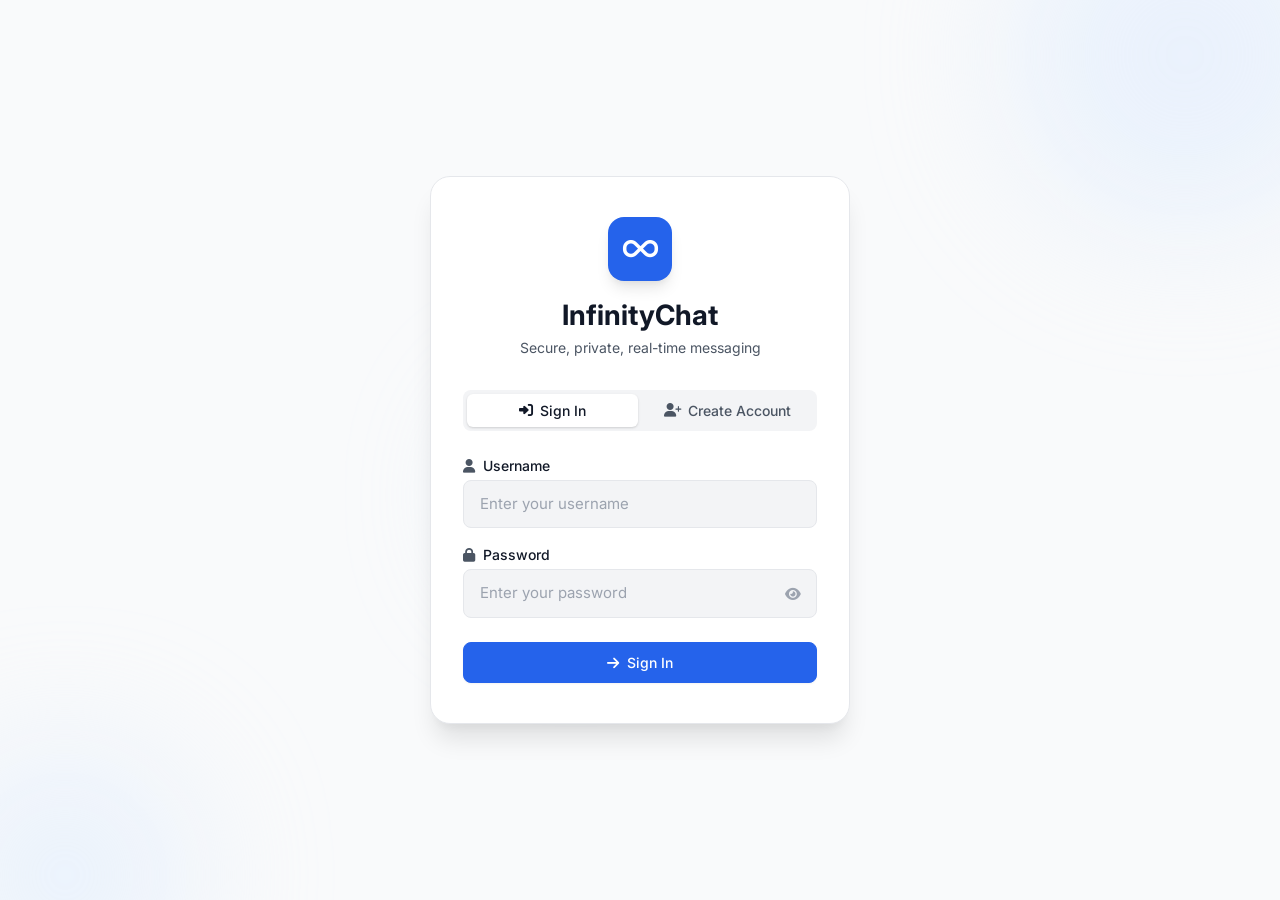
<file: static/index.html>
<!DOCTYPE html>
<html lang="en">
<head>
    <meta charset="UTF-8">
    <meta name="viewport" content="width=device-width, initial-scale=1.0, maximum-scale=1.0, user-scalable=no">
    <title>InfinityChat</title>
    <meta name="theme-color" content="#2563EB">
    <link rel="stylesheet" href="https://cdnjs.cloudflare.com/ajax/libs/font-awesome/6.5.1/css/all.min.css">
    <link rel="preconnect" href="https://fonts.googleapis.com">
    <link rel="preconnect" href="https://fonts.gstatic.com" crossorigin>
    <link href="https://fonts.googleapis.com/css2?family=Inter:wght@400;500;600;700&display=swap" rel="stylesheet">
    <link rel="stylesheet" href="/static/style.css?v=11">
</head>
<body>
    <div id="auth-screen" class="screen active">
        <div class="auth-bg">
            <div class="auth-bg-circle auth-bg-circle-1"></div>
            <div class="auth-bg-circle auth-bg-circle-2"></div>
            <div class="auth-bg-circle auth-bg-circle-3"></div>
        </div>
        <div class="auth-container">
            <div class="auth-header">
                <div class="auth-logo"><i class="fas fa-infinity"></i></div>
                <h1 class="auth-title">InfinityChat</h1>
                <p class="auth-subtitle">Secure, private, real-time messaging</p>
            </div>
            <div class="auth-tabs">
                <button class="auth-tab active" data-tab="login">
                    <i class="fas fa-sign-in-alt"></i> Sign In
                </button>
                <button class="auth-tab" data-tab="signup">
                    <i class="fas fa-user-plus"></i> Create Account
                </button>
            </div>
            <form id="login-form" class="auth-form active">
                <div class="form-group">
                    <label for="login-username"><i class="fas fa-user"></i> Username</label>
                    <div class="input-wrapper">
                        <input type="text" id="login-username" class="form-input"
                               placeholder="Enter your username" required
                               autocomplete="username" spellcheck="false">
                    </div>
                </div>
                <div class="form-group">
                    <label for="login-password"><i class="fas fa-lock"></i> Password</label>
                    <div class="input-wrapper">
                        <input type="password" id="login-password" class="form-input"
                               placeholder="Enter your password" required
                               autocomplete="current-password">
                        <button type="button" class="input-toggle" data-toggle="login-password">
                            <i class="fas fa-eye"></i>
                        </button>
                    </div>
                </div>
                <button type="submit" class="btn btn-primary btn-block">
                    <i class="fas fa-arrow-right"></i> Sign In
                </button>
            </form>
            <form id="signup-form" class="auth-form">
                <div class="form-group">
                    <label for="signup-username"><i class="fas fa-user"></i> Username</label>
                    <div class="input-wrapper">
                        <input type="text" id="signup-username" class="form-input"
                               placeholder="Choose a username" required
                               minlength="3" maxlength="30"
                               pattern="[a-zA-Z0-9_]+" autocomplete="off" spellcheck="false">
                    </div>
                    <small class="form-hint">3-30 characters, letters, numbers, underscores</small>
                </div>
                <div class="form-group">
                    <label for="signup-display"><i class="fas fa-id-card"></i> Display Name</label>
                    <div class="input-wrapper">
                        <input type="text" id="signup-display" class="form-input"
                               placeholder="Your display name (optional)"
                               maxlength="50" autocomplete="off">
                    </div>
                </div>
                <div class="form-group">
                    <label for="signup-password"><i class="fas fa-lock"></i> Password</label>
                    <div class="input-wrapper">
                        <input type="password" id="signup-password" class="form-input"
                               placeholder="Create a password" required
                               minlength="6" autocomplete="new-password">
                        <button type="button" class="input-toggle" data-toggle="signup-password">
                            <i class="fas fa-eye"></i>
                        </button>
                    </div>
                    <small class="form-hint">At least 6 characters</small>
                </div>
                <div class="password-strength">
                    <div class="strength-bar">
                        <div id="strength-fill" class="strength-fill"></div>
                    </div>
                    <span id="strength-text" class="strength-text"></span>
                </div>
                <button type="submit" class="btn btn-primary btn-block">
                    <i class="fas fa-user-plus"></i> Create Account
                </button>
            </form>
            <div id="auth-error" class="alert alert-error">
                <i class="fas fa-exclamation-circle"></i>
                <span id="auth-error-text"></span>
            </div>
            <div id="auth-loading" class="auth-loading hidden">
                <div class="spinner"></div>
                <span>Please wait...</span>
            </div>
        </div>
    </div>

    <div id="chat-screen" class="screen">
        <div class="app-layout">

            <!-- ================= SIDEBAR / CONVERSATION LIST ================= -->
            <div id="sidebar-backdrop" class="sidebar-backdrop hidden"></div>
            <aside id="sidebar" class="sidebar">
                <div class="sidebar-header">
                    <div class="sidebar-brand">
                        <div class="auth-logo sidebar-logo"><i class="fas fa-infinity"></i></div>
                        <span class="sidebar-brand-name">InfinityChat</span>
                    </div>
                    <button id="sidebar-close-btn" class="btn-icon sidebar-close" aria-label="Close menu">
                        <i class="fas fa-times"></i>
                    </button>
                </div>

                <div class="sidebar-me">
                    <div class="me-avatar-wrap">
                        <img id="sb-me-avatar" class="me-avatar hidden" alt="My avatar">
                        <div id="sb-me-avatar-ph" class="me-avatar-ph"><i class="fas fa-user"></i></div>
                    </div>
                    <div class="me-info">
                        <div id="sb-me-name" class="me-name">…</div>
                        <div class="me-status"><span class="status-dot online"></span><span>Online</span></div>
                    </div>
                    <button id="me-settings-btn" class="btn-icon btn-icon-sm" aria-label="Settings" title="Settings">
                        <i class="fas fa-cog"></i>
                    </button>
                </div>

                <nav id="conv-list" class="conv-list" aria-label="Conversations"></nav>

                <div class="sidebar-footer">
                    <button id="sidebar-logout-btn" class="btn btn-ghost btn-block">
                        <i class="fas fa-sign-out-alt"></i> Log out
                    </button>
                </div>
            </aside>

            <!-- ================= MAIN CHAT COLUMN ================= -->
            <main class="chat-main">
                <header class="chat-header">
                    <div class="header-section header-left">
                        <button id="sidebar-open-btn" class="btn-icon sidebar-open" aria-label="Open conversations">
                            <i class="fas fa-bars"></i>
                        </button>
                        <div class="conv-avatar-wrap">
                            <img id="conv-avatar" class="conv-avatar-img hidden" alt="Conversation avatar">
                            <div id="conv-avatar-ph" class="conv-avatar-ph"><i class="fas fa-globe"></i></div>
                            <span id="conv-presence-dot" class="presence-dot hidden"></span>
                        </div>
                        <div class="header-info">
                            <h2 class="header-name" id="conv-title">Global Chat</h2>
                            <span class="header-status" id="conv-subtitle"><span class="status-dot online"></span> Online</span>
                        </div>
                    </div>
                    <div class="header-section header-right">
                        <button id="private-chat-btn" class="btn-icon" aria-label="New private chat" title="New private chat">
                            <i class="fas fa-user-plus"></i>
                        </button>
                        <button id="group-btn" class="btn-icon" aria-label="New group chat" title="New group chat">
                            <i class="fas fa-people-group"></i>
                        </button>
                        <button id="online-btn" class="btn-icon" aria-label="Online users" title="Online users">
                            <i class="fas fa-users"></i>
                            <span id="online-badge" class="badge hidden">0</span>
                        </button>
                        <button id="conv-options-btn" class="btn-icon" aria-label="Chat options" title="Chat options">
                            <i class="fas fa-ellipsis-h"></i>
                        </button>
                        <button id="social-btn" class="btn-icon" aria-label="Social feed" title="Social feed">
                            <i class="fas fa-hashtag"></i>
                        </button>
                        <button id="settings-btn" class="btn-icon" aria-label="Settings" title="Settings">
                            <i class="fas fa-cog"></i>
                        </button>
                        <button id="logout-btn" class="btn-icon" aria-label="Logout" title="Log out">
                            <i class="fas fa-sign-out-alt"></i>
                        </button>
                    </div>
                </header>

                <div id="connection-status" class="connection-status">
                    <i class="fas fa-wifi"></i>
                    <span id="connection-text">Connecting...</span>
                </div>

                <div id="messages-container" class="messages-container">
                    <div id="messages-scroll" class="messages-scroll">
                        <div id="load-more" class="load-more">
                            <button id="load-older-btn" class="btn btn-ghost hidden">
                                <i class="fas fa-chevron-up"></i> Load older messages
                            </button>
                        </div>
                        <div id="messages-list" class="messages-list">
                            <div id="empty-state" class="empty-state">
                                <div id="empty-icon" class="empty-icon"><i class="fas fa-comments"></i></div>
                                <h3 id="empty-title">No messages yet</h3>
                                <p id="empty-sub">Start the conversation below</p>
                            </div>
                        </div>
                    </div>
                    <button id="scroll-bottom-btn" class="scroll-bottom-btn hidden">
                        <i class="fas fa-chevron-down"></i>
                    </button>
                    <div id="latest-message-bar" class="latest-message-bar hidden">
                        <div class="lmb-avatar" id="lmb-avatar"></div>
                        <span class="lmb-name" id="lmb-name"></span>
                        <span class="lmb-text" id="lmb-text"></span>
                    </div>
                </div>

                <div id="typing-indicator" class="typing-indicator hidden">
                    <div class="typing-dots">
                        <span class="typing-dot"></span>
                        <span class="typing-dot"></span>
                        <span class="typing-dot"></span>
                    </div>
                    <span id="typing-text" class="typing-text"></span>
                </div>

                <div id="reply-preview" class="reply-preview hidden">
                    <div class="reply-bar">
                        <i class="fas fa-reply reply-icon"></i>
                        <div class="reply-content">
                            <span class="reply-label">Replying to <strong id="reply-user"></strong></span>
                            <span id="reply-text" class="reply-text"></span>
                        </div>
                        <button id="cancel-reply" class="btn-icon btn-icon-sm">
                            <i class="fas fa-times"></i>
                        </button>
                    </div>
                </div>

                <div class="compose-area">
                    <div id="upload-preview" class="upload-preview hidden">
                        <div class="upload-info">
                            <i id="upload-icon" class="fas fa-file-alt"></i>
                            <div class="upload-text">
                                <span id="upload-filename"></span>
                                <span id="upload-size" class="upload-size"></span>
                            </div>
                        </div>
                        <button id="cancel-upload" class="btn-icon btn-icon-sm">
                            <i class="fas fa-times"></i>
                        </button>
                    </div>
                    <form id="compose-form" class="compose-form">
                        <div class="compose-tools">
                            <button type="button" id="attach-btn" class="btn-icon" aria-label="Attach file" title="Attach file">
                                <i class="fas fa-paperclip"></i>
                            </button>
                            <button type="button" id="emoji-btn" class="btn-icon" aria-label="Emoji" title="Emoji">
                                <i class="fas fa-smile"></i>
                            </button>
                        </div>
                        <input type="file" id="file-input"
                               accept="image/*,video/*,audio/*,.pdf,.doc,.docx,.txt,.zip"
                               style="display:none">
                        <div class="input-area">
                            <textarea id="message-input" class="message-input"
                                      placeholder="Type a message...  (Paste or drop images too)" rows="1"
                                      maxlength="10000"></textarea>
                        </div>
                        <button type="submit" id="send-btn" class="btn btn-send" disabled>
                            <i class="fas fa-paper-plane"></i>
                        </button>
                    </form>
                    <div id="upload-progress" class="upload-progress hidden">
                        <div class="progress-track">
                            <div id="progress-fill" class="progress-fill" style="width:0%"></div>
                        </div>
                        <span id="progress-text" class="progress-text">0%</span>
                    </div>
                </div>
            </main>
        </div>
        <div id="drop-overlay" class="drop-overlay hidden">
            <i class="fas fa-cloud-upload-alt"></i>
            <span>Drop files to attach</span>
        </div>
    </div>

    <!-- ================= SOCIAL / TWITTER-LIKE PAGE ================= -->
    <div id="social-screen" class="screen">
        <div class="social-app">
            <header class="social-topbar">
                <button id="social-back-btn" class="btn-icon" aria-label="Back to chat" title="Back to chat">
                    <i class="fas fa-arrow-left"></i>
                </button>
                <div class="social-topbar-title">
                    <strong id="social-page-title">Home</strong>
                    <span id="social-page-sub">Posts from people you follow</span>
                </div>
                <div class="social-topbar-search">
                    <i class="fas fa-search"></i>
                    <input id="social-search-input" type="search" placeholder="Search posts or people" autocomplete="off">
                    <button id="social-search-clear" class="btn-icon btn-icon-sm hidden" aria-label="Clear search">
                        <i class="fas fa-times"></i>
                    </button>
                </div>
                <button id="social-settings-btn" class="btn-icon" aria-label="Social settings" title="Social settings">
                    <i class="fas fa-sliders"></i>
                </button>
            </header>

            <div class="social-body">
                <aside class="social-nav">
                    <div class="social-nav-user">
                        <div class="user-avatar social-nav-avatar">
                            <img id="social-me-avatar" class="hidden" alt="me">
                            <span id="social-me-avatar-ph" class="social-nav-initial"></span>
                        </div>
                        <div class="social-nav-userinfo">
                            <strong id="social-me-name">…</strong>
                            <span id="social-me-username" class="text-secondary">@…</span>
                        </div>
                    </div>
                    <nav class="social-nav-links">
                        <button class="social-nav-link active" data-social-view="home">
                            <i class="fas fa-home"></i><span>Home</span>
                        </button>
                        <button class="social-nav-link" data-social-view="explore">
                            <i class="fas fa-compass"></i><span>Explore</span>
                        </button>
                        <button class="social-nav-link" data-social-view="notifications">
                            <i class="fas fa-bell"></i><span>Notifications</span>
                            <span id="social-unread-badge" class="badge hidden">0</span>
                        </button>
                        <button class="social-nav-link" data-social-view="bookmarks">
                            <i class="fas fa-bookmark"></i><span>Bookmarks</span>
                        </button>
                        <button class="social-nav-link" data-social-view="profile">
                            <i class="fas fa-user-circle"></i><span>My Profile</span>
                        </button>
                    </nav>
                    <button id="social-compose-nav-btn" class="btn btn-primary btn-block social-compose-btn">
                        <i class="fas fa-feather"></i> Post
                    </button>
                    <div class="social-nav-footer">
                        <button id="social-logout-btn" class="btn btn-ghost btn-block">
                            <i class="fas fa-sign-out-alt"></i> Log out
                        </button>
                    </div>
                </aside>

                <main class="social-main">
                    <div id="social-compose" class="social-compose">
                        <div class="user-avatar">
                            <img id="social-compose-avatar" class="hidden" alt="me">
                            <span id="social-compose-avatar-ph"></span>
                        </div>
                        <div class="social-compose-main">
                            <textarea id="social-post-input" class="social-post-input"
                                      placeholder="What is happening?!"
                                      maxlength="28000" rows="2"></textarea>
                            <div class="social-compose-tools">
                                <label class="btn-icon" title="Upload media" for="social-media-input">
                                    <i class="fas fa-image"></i>
                                </label>
                                <label class="btn-icon" title="Emoji" for="social-post-emoji">
                                    <i class="fas fa-smile"></i>
                                </label>
                                <span id="social-post-count" class="social-post-count"></span>
                                <button id="social-post-btn" class="btn btn-primary btn-sm" disabled>
                                    <i class="fas fa-feather"></i> Post
                                </button>
                            </div>
                            <div id="social-media-preview" class="social-media-preview hidden"></div>
                            <div id="social-upload-progress" class="social-upload-progress hidden">
                                <div class="social-progress-track"><div class="social-progress-fill" style="width:0%"></div></div>
                                <span>Uploading…</span>
                            </div>
                        </div>
                    </div>
                    <div id="social-feed" class="social-feed">
                        <div class="social-feed-empty hidden">
                            <i class="fas fa-feather"></i>
                            <h3>Nothing here yet</h3>
                            <p>Follow people or make the first post.</p>
                        </div>
                    </div>
                    <div id="social-loading" class="social-loading hidden"><div class="spinner"></div></div>
                </main>

                <aside class="social-rail">
                    <section class="social-card social-trending">
                        <h3><i class="fas fa-fire"></i> Trending</h3>
                        <div id="social-trending-list" class="social-trending-list"></div>
                    </section>
                    <section class="social-card social-suggest">
                        <h3><i class="fas fa-user-plus"></i> Who to follow</h3>
                        <div id="social-suggest-list" class="social-suggest-list"></div>
                    </section>
                </aside>
            </div>

            <!-- Hidden inputs for composer media and emoji -->
            <input type="file" id="social-media-input" class="hidden" multiple accept="image/*,video/*" style="display:none">
            <input type="text" id="social-post-emoji" class="hidden" style="display:none">
        </div>
    </div>

    <!-- Compose / reply / quote modal -->
    <div id="social-compose-modal" class="modal hidden">
        <div class="modal-backdrop" data-close="social-compose-modal"></div>
        <div class="modal-container modal-md">
            <div class="modal-header">
                <h2 id="social-compose-modal-title"><i class="fas fa-feather"></i> Compose</h2>
                <button class="btn-icon" data-close="social-compose-modal"><i class="fas fa-times"></i></button>
            </div>
            <div class="modal-body">
                <div id="social-compose-modal-context" class="social-reply-context hidden"></div>
                <textarea id="social-compose-modal-input" class="social-post-input"
                          placeholder="What is happening?!" maxlength="28000" rows="5"></textarea>
                <div id="social-compose-modal-media-preview" class="social-media-preview hidden"></div>
                <div id="social-compose-modal-progress" class="social-upload-progress hidden">
                    <div class="social-progress-track"><div class="social-progress-fill" style="width:0%"></div></div>
                    <span>Uploading…</span>
                </div>
                <div class="social-compose-tools">
                    <label class="btn-icon" title="Upload media" for="social-compose-modal-media">
                        <i class="fas fa-image"></i>
                    </label>
                    <span id="social-compose-modal-count" class="social-post-count"></span>
                    <button id="social-compose-modal-submit" class="btn btn-primary btn-sm">
                        <i class="fas fa-feather"></i> Post
                    </button>
                </div>
                <input type="file" id="social-compose-modal-media" class="hidden" multiple
                       accept="image/*,video/*" style="display:none">
            </div>
        </div>
    </div>

    <!-- Social settings modal -->
    <div id="social-settings-modal" class="modal hidden">
        <div class="modal-backdrop" data-close="social-settings-modal"></div>
        <div class="modal-container modal-sm">
            <div class="modal-header">
                <h2><i class="fas fa-sliders"></i> Social Settings</h2>
                <button class="btn-icon" data-close="social-settings-modal"><i class="fas fa-times"></i></button>
            </div>
            <div class="modal-body">
                <div class="settings-toggle-row">
                    <div><label for="social-setting-autoplay">Autoplay media</label><div class="toggle-hint">Play videos automatically in your feed</div></div>
                    <label class="toggle-switch"><input type="checkbox" id="social-setting-autoplay"><span class="toggle-slider"></span></label>
                </div>
                <div class="settings-toggle-row">
                    <div><label for="social-setting-muted">Mute videos by default</label><div class="toggle-hint">Start videos muted when autoplaying</div></div>
                    <label class="toggle-switch"><input type="checkbox" id="social-setting-muted" checked><span class="toggle-slider"></span></label>
                </div>
                <div class="settings-toggle-row">
                    <div><label for="social-setting-hide-reposts">Hide reposts</label><div class="toggle-hint">Remove reposts from Home</div></div>
                    <label class="toggle-switch"><input type="checkbox" id="social-setting-hide-reposts"><span class="toggle-slider"></span></label>
                </div>
                <div class="settings-toggle-row">
                    <div><label for="social-setting-compact">Compact posts</label><div class="toggle-hint">Show more posts with smaller cards</div></div>
                    <label class="toggle-switch"><input type="checkbox" id="social-setting-compact"><span class="toggle-slider"></span></label>
                </div>
                <div class="settings-toggle-row">
                    <div><label for="social-setting-live">Live refresh</label><div class="toggle-hint">Automatically refresh the feed</div></div>
                    <label class="toggle-switch"><input type="checkbox" id="social-setting-live" checked><span class="toggle-slider"></span></label>
                </div>
                <div class="settings-toggle-row">
                    <div><label for="social-setting-badges">Notification badge</label><div class="toggle-hint">Show unread notification count</div></div>
                    <label class="toggle-switch"><input type="checkbox" id="social-setting-badges" checked><span class="toggle-slider"></span></label>
                </div>
                <div class="form-group" style="margin-top:1rem">
                    <label for="social-setting-default">Default feed</label>
                    <div class="input-wrapper">
                        <select id="social-setting-default" class="form-input">
                            <option value="home">Home</option>
                            <option value="explore">Explore</option>
                        </select>
                    </div>
                </div>
            </div>
            <div class="modal-footer">
                <button class="btn btn-ghost" data-close="social-settings-modal">Cancel</button>
                <button id="social-settings-save" class="btn btn-primary"><i class="fas fa-check"></i> Save</button>
            </div>
        </div>
    </div>

    <!-- Backups are managed from the separate /admin console. -->

    <!-- Settings Modal -->
    <div id="settings-modal" class="modal hidden">
        <div class="modal-backdrop" data-close="settings-modal"></div>
        <div class="modal-container">
            <div class="modal-header">
                <h2><i class="fas fa-cog"></i> Settings</h2>
                <button class="btn-icon" data-close="settings-modal">
                    <i class="fas fa-times"></i>
                </button>
            </div>
            <div class="modal-body">
                <section class="settings-section">
                    <h3>Profile</h3>
                    <div class="avatar-section">
                        <div id="settings-avatar-preview" class="settings-avatar">
                            <i class="fas fa-user-circle"></i>
                        </div>
                        <img id="settings-avatar-img" class="settings-avatar-img hidden" alt="Avatar">
                        <button id="avatar-upload-btn" class="btn btn-secondary btn-sm">
                            <i class="fas fa-camera"></i> Change Photo
                        </button>
                        <input type="file" id="avatar-input" accept="image/png,image/jpeg,image/gif,image/webp" style="display:none">
                    </div>
                    <div class="form-group">
                        <label for="settings-display-name">Display Name</label>
                        <div class="input-wrapper">
                            <input type="text" id="settings-display-name" class="form-input" maxlength="50">
                        </div>
                    </div>
                    <div class="form-group">
                        <label for="settings-username">
                            Username <span class="label-hint">(cannot be changed)</span>
                        </label>
                        <div class="input-wrapper">
                            <input type="text" id="settings-username" class="form-input" disabled>
                        </div>
                    </div>
                    <div class="form-group">
                        <label for="settings-bio">Bio <span class="label-hint">(shown on your social profile)</span></label>
                        <div class="input-wrapper">
                            <textarea id="settings-bio" class="form-input" maxlength="200" rows="2" placeholder="Tell people about yourself"></textarea>
                        </div>
                    </div>
                    <div class="form-group">
                        <label for="settings-location">Location</label>
                        <div class="input-wrapper">
                            <input type="text" id="settings-location" class="form-input" maxlength="80" placeholder="City, region">
                        </div>
                    </div>
                    <div class="form-group">
                        <label for="settings-website">Website</label>
                        <div class="input-wrapper">
                            <input type="text" id="settings-website" class="form-input" maxlength="160" placeholder="https://example.com">
                        </div>
                    </div>
                </section>

                <section class="settings-section">
                    <h3>Account</h3>
                    <div class="form-group">
                        <label for="pw-current">Current password</label>
                        <div class="input-wrapper">
                            <input type="password" id="pw-current" class="form-input"
                                   autocomplete="current-password" placeholder="••••••••">
                            <button type="button" class="input-toggle" data-toggle="pw-current">
                                <i class="fas fa-eye"></i>
                            </button>
                        </div>
                    </div>
                    <div class="form-group">
                        <label for="pw-new">New password</label>
                        <div class="input-wrapper">
                            <input type="password" id="pw-new" class="form-input" minlength="6"
                                   autocomplete="new-password" placeholder="At least 6 characters">
                            <button type="button" class="input-toggle" data-toggle="pw-new">
                                <i class="fas fa-eye"></i>
                            </button>
                        </div>
                    </div>
                    <button id="pw-change-btn" class="btn btn-secondary btn-sm">
                        <i class="fas fa-key"></i> Change Password
                    </button>
                    <span id="pw-msg" class="form-hint"></span>
                </section>

                <section class="settings-section">
                    <h3>Privacy</h3>
                    <button id="refresh-blocks-btn" class="btn btn-secondary btn-sm">
                        <i class="fas fa-ban"></i> Refresh Blocked Users
                    </button>
                    <div id="blocked-users-list" class="blocked-users-list"></div>
                </section>

                <section class="settings-section">
                    <h3>Appearance</h3>
                    <div class="form-group">
                        <label>Theme</label>
                        <div class="theme-selector">
                            <button class="theme-option active" data-theme="light">
                                <div class="theme-preview theme-preview-light">
                                    <div class="theme-preview-header"></div>
                                    <div class="theme-preview-body">
                                        <div class="theme-preview-message self"></div>
                                        <div class="theme-preview-message other"></div>
                                    </div>
                                </div>
                                <span>Light</span>
                            </button>
                            <button class="theme-option" data-theme="dark">
                                <div class="theme-preview theme-preview-dark">
                                    <div class="theme-preview-header"></div>
                                    <div class="theme-preview-body">
                                        <div class="theme-preview-message self"></div>
                                        <div class="theme-preview-message other"></div>
                                    </div>
                                </div>
                                <span>Dark</span>
                            </button>
                            <button class="theme-option" data-theme="custom">
                                <div class="theme-preview theme-preview-custom">
                                    <div class="theme-preview-header"></div>
                                    <div class="theme-preview-body">
                                        <div class="theme-preview-message self"></div>
                                        <div class="theme-preview-message other"></div>
                                    </div>
                                </div>
                                <span>Custom</span>
                            </button>
                            <button class="theme-option" data-theme="midnight">
                                <div class="theme-preview theme-preview-midnight">
                                    <div class="theme-preview-header"></div>
                                    <div class="theme-preview-body">
                                        <div class="theme-preview-message self"></div>
                                        <div class="theme-preview-message other"></div>
                                    </div>
                                </div>
                                <span>Midnight</span>
                            </button>
                            <button class="theme-option" data-theme="ocean">
                                <div class="theme-preview theme-preview-ocean">
                                    <div class="theme-preview-header"></div>
                                    <div class="theme-preview-body">
                                        <div class="theme-preview-message self"></div>
                                        <div class="theme-preview-message other"></div>
                                    </div>
                                </div>
                                <span>Ocean</span>
                            </button>
                            <button class="theme-option" data-theme="sunset">
                                <div class="theme-preview theme-preview-sunset">
                                    <div class="theme-preview-header"></div>
                                    <div class="theme-preview-body">
                                        <div class="theme-preview-message self"></div>
                                        <div class="theme-preview-message other"></div>
                                    </div>
                                </div>
                                <span>Sunset</span>
                            </button>
                        </div>
                    </div>
                    <div id="custom-theme-settings" class="custom-theme-section hidden">
                        <div class="color-picker-row">
                            <div class="color-picker-group">
                                <label>Your Messages</label>
                                <div class="color-input-wrapper">
                                    <input type="color" id="custom-self-color" value="#2563EB">
                                    <span class="color-hex" id="self-color-hex">#2563EB</span>
                                </div>
                            </div>
                            <div class="color-picker-group">
                                <label>Their Messages</label>
                                <div class="color-input-wrapper">
                                    <input type="color" id="custom-other-color" value="#F3F4F6">
                                    <span class="color-hex" id="other-color-hex">#F3F4F6</span>
                                </div>
                            </div>
                            <div class="color-picker-group">
                                <label>Text Color</label>
                                <div class="color-input-wrapper">
                                    <input type="color" id="custom-text-color" value="#111827">
                                    <span class="color-hex" id="text-color-hex">#111827</span>
                                </div>
                            </div>
                        </div>
                    </div>
                </section>

                <section class="settings-section">
                    <h3>Behaviour</h3>
                    <div class="settings-toggle-row">
                        <div>
                            <label for="toggle-autoscroll">Auto-scroll to bottom</label>
                            <div class="toggle-hint">Automatically scroll down when new messages arrive</div>
                        </div>
                        <label class="toggle-switch">
                            <input type="checkbox" id="toggle-autoscroll">
                            <span class="toggle-slider"></span>
                        </label>
                    </div>
                    <div class="settings-toggle-row">
                        <div>
                            <label for="toggle-scroll-btn">Show scroll-to-bottom button</label>
                            <div class="toggle-hint">Show arrow button when not at bottom</div>
                        </div>
                        <label class="toggle-switch">
                            <input type="checkbox" id="toggle-scroll-btn" checked>
                            <span class="toggle-slider"></span>
                        </label>
                    </div>
                    <div class="settings-toggle-row">
                        <div>
                            <label for="toggle-latest-bar">Show latest message bar</label>
                            <div class="toggle-hint">Show new message preview when scrolled up</div>
                        </div>
                        <label class="toggle-switch">
                            <input type="checkbox" id="toggle-latest-bar" checked>
                            <span class="toggle-slider"></span>
                        </label>
                    </div>
                    <div class="settings-toggle-row">
                        <div>
                            <label for="toggle-sound">Notification sound</label>
                            <div class="toggle-hint">Play a soft sound for new messages</div>
                        </div>
                        <label class="toggle-switch">
                            <input type="checkbox" id="toggle-sound" checked>
                            <span class="toggle-slider"></span>
                        </label>
                    </div>
                    <div class="settings-toggle-row">
                        <div>
                            <label for="toggle-enter-send">Enter to send</label>
                            <div class="toggle-hint">Press Enter to send, Shift+Enter for a new line</div>
                        </div>
                        <label class="toggle-switch">
                            <input type="checkbox" id="toggle-enter-send" checked>
                            <span class="toggle-slider"></span>
                        </label>
                    </div>
                    <div class="settings-toggle-row">
                        <div>
                            <label>Desktop notifications</label>
                            <div class="toggle-hint">Browser pop-ups for new messages</div>
                        </div>
                        <button id="notify-perm-btn" class="btn btn-secondary btn-sm">
                            <i class="fas fa-bell"></i> Enable
                        </button>
                    </div>
                </section>

                <section class="settings-section">
                    <h3>About</h3>
                    <div class="about-info">
                        <div class="about-row">
                            <span>Version</span>
                            <span class="text-secondary" id="about-version">3.0.0</span>
                        </div>
                        <div class="about-row">
                            <span>Encryption</span>
                            <span class="text-success">
                                <i class="fas fa-shield-alt"></i> AES-256-GCM
                            </span>
                        </div>
                        <div class="about-row">
                            <span>Private chats</span>
                            <span class="text-secondary">Up to 3 per person</span>
                        </div>
                        <div class="about-row">
                            <span>Storage</span>
                            <span class="text-secondary">HF Xet Buckets</span>
                        </div>
                    </div>
                </section>
            </div>
            <div class="modal-footer">
                <button class="btn btn-ghost" data-close="settings-modal">Cancel</button>
                <button id="save-settings" class="btn btn-primary">
                    <i class="fas fa-check"></i> Save Changes
                </button>
            </div>
        </div>
    </div>

    <!-- Online Modal -->
    <div id="online-modal" class="modal hidden">
        <div class="modal-backdrop" data-close="online-modal"></div>
        <div class="modal-container modal-sm">
            <div class="modal-header">
                <h2><i class="fas fa-users"></i> Online Users</h2>
                <button class="btn-icon" data-close="online-modal">
                    <i class="fas fa-times"></i>
                </button>
            </div>
            <div id="online-users-list" class="online-users-list"></div>
            <div class="modal-footer">
                <span id="online-total" class="text-secondary">0 users online</span>
            </div>
        </div>
    </div>

    <!-- Start private chat modal -->
    <div id="conv-modal" class="modal hidden">
        <div class="modal-backdrop" data-close="conv-modal"></div>
        <div class="modal-container modal-sm">
            <div class="modal-header">
                <h2><i class="fas fa-user-lock"></i> Private Chats</h2>
                <button class="btn-icon" data-close="conv-modal">
                    <i class="fas fa-times"></i>
                </button>
            </div>
            <div class="modal-body">
                <p class="conv-modal-desc" id="conv-modal-desc">Chat privately with <strong>…</strong></p>
                <input type="search" id="conv-user-search" class="form-input hidden" placeholder="Search by name or username…" autocomplete="off">
                <div id="conv-modal-list" class="conv-modal-list"></div>
            </div>
            <div class="modal-footer">
                <button class="btn btn-ghost" data-close="conv-modal">Cancel</button>
                <button id="new-chat-btn" class="btn btn-primary">
                    <i class="fas fa-plus"></i> Start New Chat
                </button>
            </div>
        </div>
    </div>

    <!-- Group creation modal -->
    <div id="group-modal" class="modal hidden">
        <div class="modal-backdrop" data-close="group-modal"></div>
        <div class="modal-container modal-md">
            <div class="modal-header">
                <h2><i class="fas fa-people-group"></i> New Group Chat</h2>
                <button class="btn-icon" data-close="group-modal">
                    <i class="fas fa-times"></i>
                </button>
            </div>
            <div class="modal-body">
                <div class="form-group">
                    <label for="group-name-input">Group name</label>
                    <div class="input-wrapper">
                        <input type="text" id="group-name-input" class="form-input" maxlength="60"
                               placeholder="e.g. Weekend Plans">
                    </div>
                </div>
                <div class="form-group">
                    <label for="group-user-search">Add people</label>
                    <div class="input-wrapper">
                        <input type="text" id="group-user-search" class="form-input"
                               placeholder="Search by name…">
                    </div>
                </div>
                <div id="group-user-results" class="conv-modal-list"></div>
                <div id="group-selected-list" class="group-selected-list"></div>
            </div>
            <div class="modal-footer">
                <button class="btn btn-ghost" data-close="group-modal">Cancel</button>
                <button id="create-group-btn" class="btn btn-primary">
                    <i class="fas fa-plus"></i> Create Group
                </button>
            </div>
        </div>
    </div>

    <!-- Conversation options modal -->
    <div id="conv-options-modal" class="modal hidden">
        <div class="modal-backdrop" data-close="conv-options-modal"></div>
        <div class="modal-container modal-sm">
            <div class="modal-header">
                <h2 id="conv-options-title"><i class="fas fa-ellipsis-h"></i> Chat Options</h2>
                <button class="btn-icon" data-close="conv-options-modal">
                    <i class="fas fa-times"></i>
                </button>
            </div>
            <div class="modal-body conv-options-body">
                <button id="rename-conv-btn" class="btn btn-secondary btn-block">
                    <i class="fas fa-pen"></i> Rename Chat
                </button>
                <button id="add-group-members-btn" class="btn btn-secondary btn-block">
                    <i class="fas fa-user-plus"></i> Add Members
                </button>
                <button id="delete-conv-btn" class="btn btn-danger btn-block">
                    <i class="fas fa-eye-slash"></i> Delete Private Chat
                </button>
                <button id="block-conv-user-btn" class="btn btn-danger btn-block">
                    <i class="fas fa-ban"></i> Block Person
                </button>
                <button id="leave-conv-btn" class="btn btn-danger btn-block">
                    <i class="fas fa-sign-out-alt"></i> Leave/Delete Group
                </button>
            </div>
        </div>
    </div>

    <!-- Read receipts modal -->
    <div id="receipts-modal" class="modal hidden">
        <div class="modal-backdrop" data-close="receipts-modal"></div>
        <div class="modal-container modal-sm">
            <div class="modal-header">
                <h2><i class="fas fa-check-double"></i> Read Receipts</h2>
                <button class="btn-icon" data-close="receipts-modal">
                    <i class="fas fa-times"></i>
                </button>
            </div>
            <div class="modal-body">
                <p id="receipts-summary" class="receipts-summary"></p>
                <div id="receipts-list" class="receipts-list"></div>
            </div>
        </div>
    </div>

    <!-- Confirmation dialog (replaces blocking confirm()) -->
    <div id="confirm-modal" class="modal hidden">
        <div class="modal-backdrop" data-close="confirm-modal"></div>
        <div class="modal-container modal-sm">
            <div class="modal-header">
                <h2 id="confirm-title"><i class="fas fa-question-circle"></i> Confirm</h2>
                <button class="btn-icon" data-close="confirm-modal">
                    <i class="fas fa-times"></i>
                </button>
            </div>
            <div class="modal-body">
                <p id="confirm-message" class="confirm-message"></p>
            </div>
            <div class="modal-footer">
                <button class="btn btn-ghost" id="confirm-cancel-btn">Cancel</button>
                <button class="btn btn-primary" id="confirm-ok-btn">OK</button>
            </div>
        </div>
    </div>

    <!-- Image lightbox -->
    <div id="lightbox-modal" class="modal hidden">
        <div class="modal-backdrop" data-close="lightbox-modal"></div>
        <div class="lightbox-container">
            <div class="lightbox-header">
                <span id="lightbox-name" class="lightbox-name"></span>
                <div>
                    <a id="lightbox-download" class="btn-icon lightbox-btn" target="_blank" rel="noopener" title="Open original">
                        <i class="fas fa-external-link-alt"></i>
                    </a>
                    <button class="btn-icon lightbox-btn" data-close="lightbox-modal" aria-label="Close">
                        <i class="fas fa-times"></i>
                    </button>
                </div>
            </div>
            <img id="lightbox-img" class="lightbox-img" alt="Preview">
        </div>
    </div>

    <!-- Emoji Picker -->
    <div id="emoji-picker" class="emoji-picker hidden">
        <div class="emoji-header">
            <div class="emoji-categories">
                <button class="emoji-cat active" data-cat="smileys"><i class="fas fa-smile"></i></button>
                <button class="emoji-cat" data-cat="people"><i class="fas fa-user"></i></button>
                <button class="emoji-cat" data-cat="animals"><i class="fas fa-dog"></i></button>
                <button class="emoji-cat" data-cat="food"><i class="fas fa-utensils"></i></button>
                <button class="emoji-cat" data-cat="activities"><i class="fas fa-futbol"></i></button>
                <button class="emoji-cat" data-cat="objects"><i class="fas fa-lightbulb"></i></button>
                <button class="emoji-cat" data-cat="symbols"><i class="fas fa-heart"></i></button>
                <button class="emoji-cat" data-cat="flags"><i class="fas fa-flag"></i></button>
            </div>
        </div>
        <div id="emoji-grid" class="emoji-grid"></div>
    </div>

    <div id="toast-container" class="toast-container"></div>

    <script src="/static/script.js?v=11"></script>
</body>
</html>
</file>
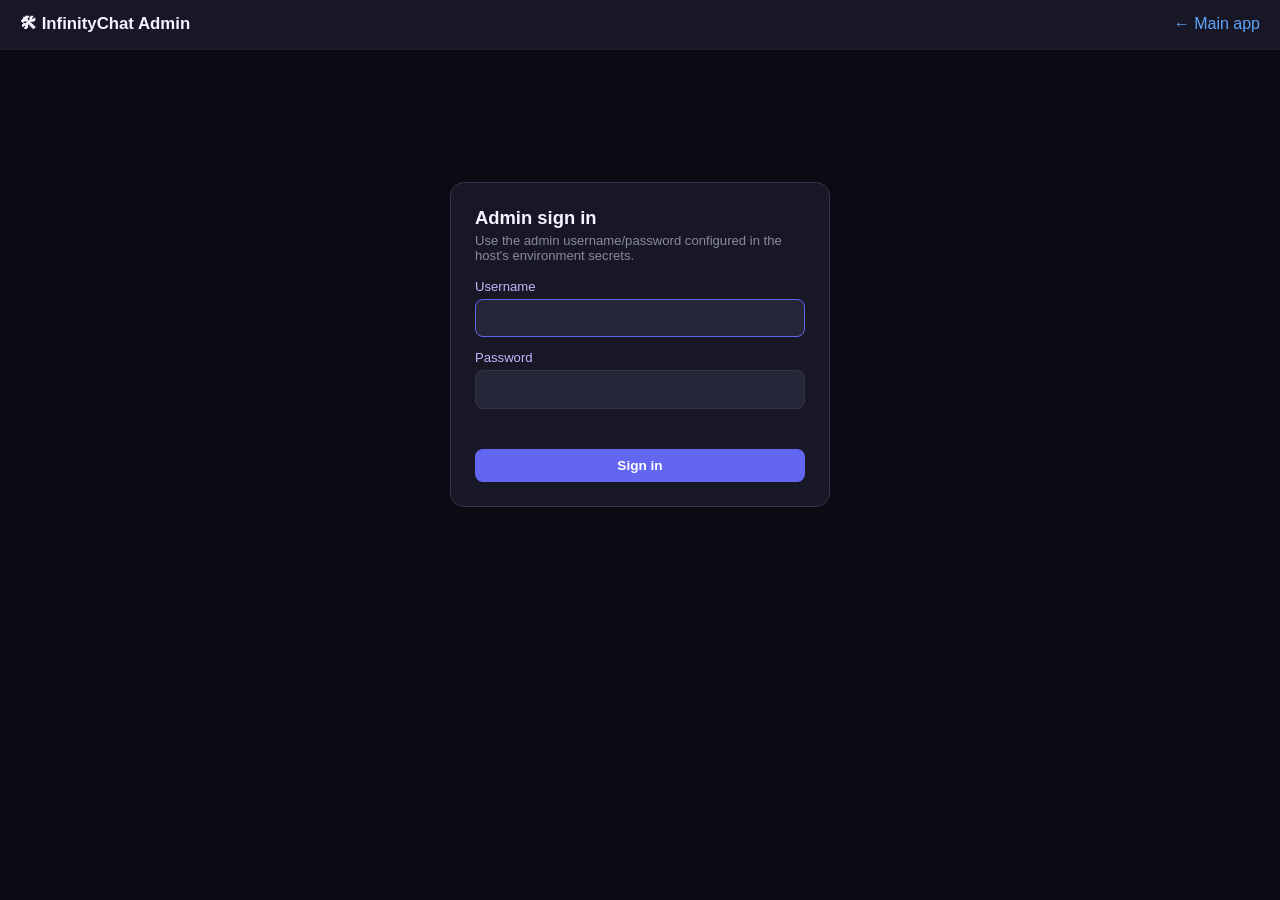
<file: static/admin.html>
<!DOCTYPE html>
<html lang="en">
<head>
<meta charset="UTF-8">
<meta name="viewport" content="width=device-width, initial-scale=1.0">
<title>InfinityChat Admin</title>
<style>
:root {
  --primary:#6366F1; --primary-hover:#4F46E5; --primary-soft:#312E81;
  --bg:#0B0B14; --bg2:#171725; --bg3:#262639;
  --text:#F5F3FF; --text2:#C4B5FD; --text3:#8A8AA0;
  --border:#373349; --border-light:#23202F;
  --success:#34D399; --warning:#FBBF24; --danger:#FB7185; --info:#60A5FA;
}
* { box-sizing:border-box; margin:0; padding:0; }
body {
  font-family:-apple-system,BlinkMacSystemFont,"Segoe UI",Roboto,Helvetica,Arial,sans-serif;
  background:var(--bg); color:var(--text); min-height:100vh;
}
a { color:var(--info); text-decoration:none; }
a:hover { text-decoration:underline; }
.topbar {
  display:flex; align-items:center; gap:.75rem;
  padding:.9rem 1.25rem; background:var(--bg2);
  border-bottom:1px solid var(--border-light);
  position:sticky; top:0; z-index:10;
}
.topbar h1 { font-size:1.05rem; font-weight:700; display:flex; gap:.5rem; align-items:center; }
.topbar .spacer { flex:1; }
.btn {
  border:none; border-radius:8px; padding:.55rem .9rem; cursor:pointer;
  font-weight:600; font-size:.85rem; color:#fff; background:var(--primary);
  transition:background .15s ease, transform .05s ease;
}
.btn:hover { background:var(--primary-hover); }
.btn:disabled { opacity:.5; cursor:not-allowed; }
.btn.secondary { background:var(--bg3); color:var(--text); border:1px solid var(--border); }
.btn.secondary:hover { background:#31314A; }
.btn.danger { background:transparent; color:var(--danger); border:1px solid rgba(251,113,133,.35); }
.btn.danger:hover { background:rgba(251,113,133,.12); }
.container { max-width:1000px; margin:0 auto; padding:1.5rem 1.25rem 4rem; }
.card {
  background:var(--bg2); border:1px solid var(--border);
  border-radius:14px; padding:1.1rem 1.2rem; margin-bottom:1rem;
}
.card h2 { font-size:.95rem; margin-bottom:.9rem; display:flex; align-items:center; gap:.45rem; }
.muted { color:var(--text3); font-size:.82rem; }
.hidden { display:none !important; }

.login-wrap { max-width:380px; margin:12vh auto 0; }
.login-wrap .card { padding:1.5rem; }
.login-wrap h2 { font-size:1.15rem; margin-bottom:.25rem; }
.login-wrap .muted { display:block; margin-bottom:1rem; }
label { display:block; font-size:.82rem; color:var(--text2); margin:.8rem 0 .3rem; }
input {
  width:100%; background:var(--bg3); color:var(--text);
  border:1px solid var(--border); border-radius:8px; padding:.65rem .75rem;
  font-size:.9rem;
}
input:focus { outline:none; border-color:var(--primary); }
.login-err { color:var(--danger); font-size:.82rem; margin-top:.7rem; min-height:1em; }

.status-grid { display:grid; grid-template-columns:repeat(auto-fill,minmax(240px,1fr)); gap:.8rem; }
.stat {
  background:var(--bg3); border:1px solid var(--border-light);
  border-radius:10px; padding:.8rem .9rem;
}
.stat .label { font-size:.72rem; color:var(--text3); text-transform:uppercase; letter-spacing:.04em; }
.stat .value { font-size:.9rem; font-weight:600; margin-top:.25rem; word-break:break-all; }
.toolbar { display:flex; gap:.5rem; flex-wrap:wrap; align-items:center; }
.badge { display:inline-block; padding:.12rem .5rem; border-radius:999px; font-size:.72rem; font-weight:700; }
.badge.local { background:rgba(96,165,250,.15); color:var(--info); }
.badge.bucket { background:rgba(52,211,153,.15); color:var(--success); }

.backup-list { display:flex; flex-direction:column; gap:.55rem; }
.backup-row {
  display:flex; align-items:center; gap:1rem; flex-wrap:wrap;
  padding:.75rem .9rem; background:var(--bg3);
  border:1px solid var(--border-light); border-radius:10px;
}
.backup-row .info { flex:1; min-width:180px; }
.backup-row .info .name { font-weight:600; font-size:.88rem; }
.backup-row .info .meta { font-size:.76rem; color:var(--text3); margin-top:.15rem; }
.backup-row .actions { display:flex; gap:.4rem; }
.empty { color:var(--text3); padding:1rem; text-align:center; }
.toast {
  position:fixed; bottom:1rem; right:1rem; z-index:1000;
  background:var(--bg3); border:1px solid var(--border);
  border-radius:10px; padding:.7rem .9rem; max-width:320px;
  box-shadow:0 8px 20px rgba(0,0,0,.4); font-size:.85rem;
}
.toast.error { border-color:rgba(251,113,133,.5); color:var(--danger); }
.toast.success { border-color:rgba(52,211,153,.5); color:var(--success); }
@media (max-width:600px) {
  .status-grid { grid-template-columns:1fr; }
  .topbar { flex-wrap:wrap; }
}
</style>
</head>
<body>
<div class="topbar">
  <h1>🛠 InfinityChat Admin</h1>
  <div class="spacer"></div>
  <a href="/">← Main app</a>
  <button id="logoutBtn" class="btn secondary hidden">Log out</button>
</div>

<div class="container">
  <div id="loginView" class="login-wrap hidden">
    <div class="card">
      <h2>Admin sign in</h2>
      <span class="muted">Use the admin username/password configured in the host's environment secrets.</span>
      <label for="username">Username</label>
      <input id="username" autocomplete="username" autofocus>
      <label for="password">Password</label>
      <input id="password" type="password" autocomplete="current-password">
      <div id="loginErr" class="login-err"></div>
      <div style="margin-top:1rem"><button id="loginBtn" class="btn" style="width:100%">Sign in</button></div>
    </div>
  </div>

  <div id="dashboardView" class="hidden">
    <div class="card">
      <h2>System status</h2>
      <div id="statusGrid" class="status-grid"></div>
    </div>

    <div class="card">
      <h2>Backups</h2>
      <div class="toolbar">
        <button id="refreshBtn" class="btn secondary">Refresh</button>
        <button id="createBtn" class="btn">Create backup now</button>
        <span class="muted">A full point-in-time backup runs automatically every hour.</span>
      </div>
      <div id="backupList" class="backup-list" style="margin-top:.9rem"></div>
    </div>
  </div>
</div>

<script>
(() => {
  const API = location.origin;
  const TOKEN_KEY = 'infinitychat-admin-token';
  const loginView = document.getElementById('loginView');
  const dashboardView = document.getElementById('dashboardView');
  const logoutBtn = document.getElementById('logoutBtn');
  const loginBtn = document.getElementById('loginBtn');
  const loginErr = document.getElementById('loginErr');
  const usernameEl = document.getElementById('username');
  const passwordEl = document.getElementById('password');
  const statusGrid = document.getElementById('statusGrid');
  const backupList = document.getElementById('backupList');
  const refreshBtn = document.getElementById('refreshBtn');
  const createBtn = document.getElementById('createBtn');

  function esc(s) {
    return String(s == null ? '' : s)
      .replace(/&/g,'&amp;').replace(/</g,'&lt;').replace(/>/g,'&gt;')
      .replace(/"/g,'&quot;').replace(/'/g,'&#39;');
  }
  function fmt(n) {
    if (n == null) return '0 B';
    const v = Number(n);
    if (!Number.isFinite(v)) return '0 B';
    if (v >= 1024*1024*1024) return (v/1024/1024/1024).toFixed(1)+' GB';
    if (v >= 1024*1024) return (v/1024/1024).toFixed(1)+' MB';
    if (v >= 1024) return (v/1024).toFixed(1)+' KB';
    return Math.round(v)+' B';
  }
  function toast(msg, ok) {
    const el = document.createElement('div');
    el.className = 'toast ' + (ok ? 'success' : 'error');
    el.textContent = msg;
    document.body.appendChild(el);
    setTimeout(() => el.remove(), 4200);
  }
  function token() { return sessionStorage.getItem(TOKEN_KEY) || ''; }
  function setToken(v) { sessionStorage.setItem(TOKEN_KEY, v || ''); }
  function showDashboard() { loginView.classList.add('hidden'); dashboardView.classList.remove('hidden'); logoutBtn.classList.remove('hidden'); }
  function showLogin() { loginView.classList.remove('hidden'); dashboardView.classList.add('hidden'); logoutBtn.classList.add('hidden'); }

  async function api(path, opts) {
    const headers = Object.assign({}, opts && opts.headers);
    const t = token();
    if (t) headers['X-Admin-Token'] = t;
    if (opts && opts.body) headers['Content-Type'] = 'application/json';
    const res = await fetch(API + path, Object.assign({}, opts, { headers }));
    const data = await res.json().catch(() => ({}));
    if (!res.ok) throw new Error(data.detail || ('Request failed (' + res.status + ')'));
    return data;
  }

  async function refreshStatus() {
    try {
      const s = await api('/api/admin/status');
      const mode = s.storage_mode === 'local' ? 'local' : 'bucket';
      const rows = [
        ['App version', s.app_version],
        ['Storage mode', mode],
        ['Backup count', s.backup_count],
        ['Backup interval', 'every ' + Math.round((s.backup_interval_seconds||3600)/3600) + 'h'],
        ['Database', s.db_path],
        ['Temp uploads', s.temp_dir],
        ['Local storage', s.local_storage_dir],
      ];
      statusGrid.innerHTML = rows.map(([label, value]) =>
        `<div class="stat"><div class="label">${esc(label)}</div><div class="value">${esc(value || '—')}</div></div>`
      ).join('') +
      `<div class="stat"><div class="label">Storage</div><div class="value"><span class="badge ${mode==='local'?'local':'bucket'}">${esc(mode)}</span></div></div>`;
    } catch (e) {
      if (e.message && /401|expired|authentication/i.test(e.message)) {
        setToken(''); showLogin(); loginErr.textContent = 'Session expired. Sign in again.';
      } else {
        toast(e.message, false);
      }
    }
  }

  async function refreshBackups() {
    refreshBtn.disabled = true;
    refreshBtn.textContent = 'Refreshing…';
    try {
      const data = await api('/api/admin/backups');
      const list = data.backups || [];
      if (!list.length) {
        backupList.innerHTML = '<div class="empty">No backups yet. The first hourly backup will appear soon.</div>';
        return;
      }
      backupList.innerHTML = list.map(b => `
        <div class="backup-row">
          <div class="info">
            <div class="name">${esc(b.category)} · ${esc(b.timestamp)}</div>
            <div class="meta">${b.file_count||0} files · ${fmt(b.size||0)}${b.has_database ? ' · with database' : ''}</div>
          </div>
          <div class="actions">
            <button class="btn secondary restore-btn" data-path="${esc(b.path)}">Restore</button>
            <button class="btn danger delete-btn" data-path="${esc(b.path)}">Delete</button>
          </div>
        </div>`).join('');
    } catch (e) {
      backupList.innerHTML = `<div class="empty">${esc(e.message)}</div>`;
    } finally {
      refreshBtn.disabled = false;
      refreshBtn.textContent = 'Refresh';
    }
  }

  async function login(e) {
    e.preventDefault();
    const username = usernameEl.value.trim();
    const password = passwordEl.value;
    loginBtn.disabled = true; loginErr.textContent = '';
    try {
      const data = await api('/api/admin/login', {
        method:'POST',
        body: JSON.stringify({ username, password })
      });
      setToken(data.token);
      passwordEl.value = '';
      showDashboard();
      toast('Signed in as ' + data.username, true);
      await Promise.all([refreshStatus(), refreshBackups()]);
    } catch (err) {
      loginErr.textContent = err.message;
    } finally {
      loginBtn.disabled = false;
    }
  }

  async function logout() {
    try { await api('/api/admin/logout', { method:'POST' }); } catch (e) {}
    setToken('');
    showLogin();
  }

  async function createBackup() {
    createBtn.disabled = true;
    createBtn.textContent = 'Creating…';
    try {
      const data = await api('/api/admin/backups/create', { method:'POST' });
      toast('Backup created at ' + data.path, true);
      await refreshBackups();
    } catch (e) { toast(e.message, false); }
    finally {
      createBtn.disabled = false;
      createBtn.textContent = 'Create backup now';
    }
  }

  function backupPath(btn) { return btn.dataset.path; }

  async function restore(e) {
    const btn = e.target.closest('.restore-btn');
    if (!btn) return;
    if (!confirm('Restore this backup? This overwrites the live database and all restored files. Restart the server after restoring.')) return;
    btn.disabled = true;
    const old = btn.textContent;
    btn.textContent = 'Restoring…';
    try {
      const path = backupPath(btn);
      const data = await api('/api/admin/backups/' + encodeURIComponent(path).replace(/%2F/g,'/') + '/restore', { method:'POST' });
      toast('Restored ' + (data.files||0) + ' files. Restart the server to apply.', true);
    } catch (e) { toast(e.message, false); }
    finally { btn.disabled = false; btn.textContent = old; }
  }

  async function deleteBackup(e) {
    const btn = e.target.closest('.delete-btn');
    if (!btn) return;
    if (!confirm('Delete this backup permanently? This cannot be undone.')) return;
    btn.disabled = true;
    try {
      const path = backupPath(btn);
      await api('/api/admin/backups/' + encodeURIComponent(path).replace(/%2F/g,'/'), { method:'DELETE' });
      toast('Backup deleted', true);
      await refreshBackups();
    } catch (e) { toast(e.message, false); }
    finally { btn.disabled = false; }
  }

  loginBtn.addEventListener('click', login);
  [usernameEl, passwordEl].forEach(el => el.addEventListener('keydown', (e) => { if (e.key === 'Enter') login(e); }));
  logoutBtn.addEventListener('click', logout);
  refreshBtn.addEventListener('click', refreshBackups);
  createBtn.addEventListener('click', createBackup);
  backupList.addEventListener('click', (e) => {
    if (e.target.closest('.restore-btn')) restore(e);
    else if (e.target.closest('.delete-btn')) deleteBackup(e);
  });

  (async function init() {
    if (!token()) { showLogin(); return; }
    try {
      await refreshStatus();
      await refreshBackups();
      showDashboard();
    } catch (e) {
      if (e.message && /401|expired|authentication/i.test(e.message)) {
        setToken(''); showLogin(); loginErr.textContent = 'Session expired. Sign in again.';
      } else {
        showLogin(); loginErr.textContent = e.message;
      }
    }
  })();
})();
</script>
</body>
</html>
</file>
<file: static/style.css>
/* ============================================================
   InfinityChat 2.0 — Full Design System
   All colours flow from :root variables only.
   ============================================================ */

/* ---- Light Theme (default on :root) ---- */
:root {
    --primary:          #2563EB;
    --primary-hover:    #1D4ED8;
    --primary-light:    #DBEAFE;
    --primary-dark:     #1E40AF;

    --bg:               #FFFFFF;
    --bg-secondary:     #F9FAFB;
    --bg-tertiary:      #F3F4F6;
    --bg-elevated:      #FFFFFF;

    --text:             #111827;
    --text-secondary:   #4B5563;
    --text-tertiary:    #9CA3AF;
    --text-inverse:     #FFFFFF;

    --border:           #E5E7EB;
    --border-light:     #F3F4F6;

    --bubble-self:         #2563EB;
    --bubble-self-text:    #FFFFFF;
    --bubble-other:        #F3F4F6;
    --bubble-other-text:   #111827;

    --tick-read:        #9BD9FF;

    --header-bg:        #FFFFFF;
    --header-border:    #E5E7EB;

    --input-bg:         #F3F4F6;
    --input-border:     #E5E7EB;
    --input-text:       #111827;
    --input-placeholder:#9CA3AF;

    --success:          #10B981;
    --warning:          #F59E0B;
    --error:            #EF4444;
    --info:             #3B82F6;

    --sidebar-bg:       #F8FAFC;
    --shadow-xs: 0 1px 2px rgba(0,0,0,0.05);
    --shadow-sm: 0 1px 3px rgba(0,0,0,0.10), 0 1px 2px rgba(0,0,0,0.06);
    --shadow-md: 0 4px 6px -1px rgba(0,0,0,0.10), 0 2px 4px -1px rgba(0,0,0,0.06);
    --shadow-lg: 0 10px 15px -3px rgba(0,0,0,0.10), 0 4px 6px -2px rgba(0,0,0,0.05);
    --shadow-xl: 0 20px 25px -5px rgba(0,0,0,0.10), 0 10px 10px -5px rgba(0,0,0,0.04);

    --radius-xs:   4px;
    --radius-sm:   6px;
    --radius-md:   8px;
    --radius-lg:  12px;
    --radius-xl:  16px;
    --radius-2xl: 20px;
    --radius-full: 9999px;

    --transition-fast: 150ms cubic-bezier(0.4,0,0.2,1);
    --transition:      200ms cubic-bezier(0.4,0,0.2,1);
    --transition-slow: 300ms cubic-bezier(0.4,0,0.2,1);

    --font-family: 'Inter', -apple-system, BlinkMacSystemFont, 'Segoe UI', Roboto, sans-serif;
    --font-mono:   'SF Mono', 'Fira Code', monospace;

    --header-height: 60px;
    --sidebar-width: 300px;
}

/* ---- Dark Theme ---- */
[data-theme="dark"] {
    --primary:          #60A5FA;
    --primary-hover:    #3B82F6;
    --primary-light:    #1E3A5F;
    --primary-dark:     #1D4ED8;

    --bg:               #0F172A;
    --bg-secondary:     #1E293B;
    --bg-tertiary:      #334155;
    --bg-elevated:      #1E293B;

    --text:             #F1F5F9;
    --text-secondary:   #94A3B8;
    --text-tertiary:    #64748B;
    --text-inverse:     #0F172A;

    --border:           #334155;
    --border-light:     #1E293B;

    --bubble-self:         #3B82F6;
    --bubble-self-text:    #FFFFFF;
    --bubble-other:        #334155;
    --bubble-other-text:   #F1F5F9;

    --tick-read:        #BFDBFE;

    --header-bg:        #1E293B;
    --header-border:    #334155;

    --input-bg:         #334155;
    --input-border:     #475569;
    --input-text:       #F1F5F9;
    --input-placeholder:#64748B;

    --sidebar-bg:       #111C2E;

    --shadow-xs: 0 1px 2px rgba(0,0,0,0.4);
    --shadow-sm: 0 1px 3px rgba(0,0,0,0.5);
    --shadow-md: 0 4px 6px rgba(0,0,0,0.5);
    --shadow-lg: 0 10px 15px rgba(0,0,0,0.5);
    --shadow-xl: 0 20px 25px rgba(0,0,0,0.5);
}

/* ---- Midnight Theme ---- */
[data-theme="midnight"] {
    --primary:#A78BFA; --primary-hover:#8B5CF6; --primary-light:#33245E; --primary-dark:#7C3AED;
    --bg:#0B0B14; --bg-secondary:#171725; --bg-tertiary:#262639; --bg-elevated:#171725;
    --text:#F5F3FF; --text-secondary:#C4B5FD; --text-tertiary:#8A8AA0; --text-inverse:#0B0B14;
    --border:#373349; --border-light:#23202F;
    --bubble-self:#8B5CF6; --bubble-self-text:#FFFFFF; --bubble-other:#262639; --bubble-other-text:#F5F3FF;
    --tick-read:#DDD6FE; --header-bg:#171725; --header-border:#373349;
    --input-bg:#262639; --input-border:#3F3C4A; --input-text:#F5F3FF; --input-placeholder:#A1A1AA;
    --success:#34D399; --warning:#FBBF24; --error:#FB7185; --info:#60A5FA; --sidebar-bg:#12101D;
    --shadow-xs:0 1px 2px rgba(0,0,0,.4); --shadow-sm:0 1px 3px rgba(0,0,0,.5);
    --shadow-md:0 4px 6px rgba(0,0,0,.5); --shadow-lg:0 10px 15px rgba(0,0,0,.5);
    --shadow-xl:0 20px 25px rgba(0,0,0,.5);
}

/* ---- Ocean Theme ---- */
[data-theme="ocean"] {
    --primary:#2DD4BF; --primary-hover:#14B8A6; --primary-light:#0F3E3A; --primary-dark:#0F766E;
    --bg:#0B1220; --bg-secondary:#102A37; --bg-tertiary:#16414C; --bg-elevated:#102A37;
    --text:#ECFEFF; --text-secondary:#99D8E8; --text-tertiary:#5F8C9B; --text-inverse:#0B1220;
    --border:#1E4A55; --border-light:#142E38;
    --bubble-self:#0D9488; --bubble-self-text:#FFFFFF; --bubble-other:#16414C; --bubble-other-text:#ECFEFF;
    --tick-read:#A7F3D0; --header-bg:#102A37; --header-border:#1E4A55;
    --input-bg:#16414C; --input-border:#27616E; --input-text:#ECFEFF; --input-placeholder:#5F8C9B;
    --success:#2DD4BF; --warning:#FBBF24; --error:#FB7185; --info:#38BDF8; --sidebar-bg:#0B1522;
    --shadow-xs:0 1px 2px rgba(0,0,0,.4); --shadow-sm:0 1px 3px rgba(0,0,0,.5);
    --shadow-md:0 4px 6px rgba(0,0,0,.5); --shadow-lg:0 10px 15px rgba(0,0,0,.5);
    --shadow-xl:0 20px 25px rgba(0,0,0,.5);
}

/* ---- Sunset Theme ---- */
[data-theme="sunset"] {
    --primary:#FB7185; --primary-hover:#F43F5E; --primary-light:#5F1E2E; --primary-dark:#BE123C;
    --bg:#1A1412; --bg-secondary:#271D1A; --bg-tertiary:#3B2522; --bg-elevated:#271D1A;
    --text:#FFF7ED; --text-secondary:#D6ACA2; --text-tertiary:#A78B7A; --text-inverse:#1A1412;
    --border:#4A2E2A; --border-light:#2D201D;
    --bubble-self:#F97316; --bubble-self-text:#FFFFFF; --bubble-other:#3B2522; --bubble-other-text:#FFF7ED;
    --tick-read:#FED7AA; --header-bg:#271D1A; --header-border:#4A2E2A;
    --input-bg:#3B2522; --input-border:#5A3A34; --input-text:#FFF7ED; --input-placeholder:#A78B7A;
    --success:#34D399; --warning:#FACC15; --error:#F87171; --info:#60A5FA; --sidebar-bg:#1C1613;
    --shadow-xs:0 1px 2px rgba(0,0,0,.4); --shadow-sm:0 1px 3px rgba(0,0,0,.5);
    --shadow-md:0 4px 6px rgba(0,0,0,.5); --shadow-lg:0 10px 15px rgba(0,0,0,.5);
    --shadow-xl:0 20px 25px rgba(0,0,0,.5);
}

/* ---- Reset ---- */
*, *::before, *::after { margin:0; padding:0; box-sizing:border-box; }

html {
    font-size: 16px;
    -webkit-text-size-adjust: 100%;
    -webkit-font-smoothing: antialiased;
    -moz-osx-font-smoothing: grayscale;
}

body {
    font-family: var(--font-family);
    font-size: 0.9375rem;
    line-height: 1.5;
    color: var(--text);
    background: var(--bg);
    overflow: hidden;
    height: 100vh;
    height: 100dvh;
    width: 100vw;
}

button { font-family: inherit; }
button:focus-visible, a:focus-visible, input:focus-visible, textarea:focus-visible {
    outline: 2px solid var(--primary);
    outline-offset: 1px;
}

/* ---- Scrollbar ---- */
::-webkit-scrollbar { width:6px; height:6px; }
::-webkit-scrollbar-track { background: transparent; }
::-webkit-scrollbar-thumb { background: var(--border); border-radius: var(--radius-full); }
::-webkit-scrollbar-thumb:hover { background: var(--text-tertiary); }

/* ---- Typography ---- */
h1,h2,h3,h4,h5,h6 { font-weight:600; line-height:1.3; color: var(--text); }
p { color: var(--text-secondary); }
a { color: var(--primary); text-decoration:none; }
a:hover { text-decoration: underline; }

.text-secondary { color: var(--text-secondary); }
.text-success   { color: var(--success); }
.text-error     { color: var(--error); }
.text-warning   { color: var(--warning); }
.text-primary   { color: var(--primary); }

/* ---- Screens ---- */
.screen { display:none; width:100%; height:100%; }
.screen.active { display:flex; }
#chat-screen { flex-direction:column; }
.hidden { display:none !important; }

/* ---- Buttons ---- */
.btn {
    display: inline-flex;
    align-items: center;
    justify-content: center;
    gap: 0.5rem;
    padding: 0.625rem 1.25rem;
    font-size: 0.875rem;
    font-weight: 500;
    font-family: inherit;
    border: 1px solid transparent;
    border-radius: var(--radius-md);
    cursor: pointer;
    transition: all var(--transition-fast);
    white-space: nowrap;
    line-height: 1.4;
}
.btn:disabled { opacity:0.6; cursor:not-allowed; pointer-events:none; }
.btn:active:not(:disabled) { transform: scale(0.98); }

.btn-primary {
    background: var(--primary);
    color: var(--text-inverse);
    border-color: var(--primary);
    box-shadow: var(--shadow-xs);
}
.btn-primary:hover:not(:disabled) {
    background: var(--primary-hover);
    border-color: var(--primary-hover);
    box-shadow: var(--shadow-sm);
    transform: translateY(-1px);
}
.btn-danger {
    background: var(--error);
    color: #fff;
    border-color: var(--error);
}
.btn-danger:hover:not(:disabled) { filter: brightness(1.08); }

.btn-secondary {
    background: var(--bg-elevated);
    color: var(--text);
    border-color: var(--border);
    box-shadow: var(--shadow-xs);
}
.btn-secondary:hover:not(:disabled) {
    background: var(--bg-tertiary);
    border-color: var(--text-tertiary);
}

.btn-ghost {
    background: transparent;
    color: var(--text-secondary);
    border-color: transparent;
}
.btn-ghost:hover:not(:disabled) {
    background: var(--bg-tertiary);
    color: var(--text);
}

.btn-sm { padding:0.375rem 0.75rem; font-size:0.8125rem; border-radius:var(--radius-sm); }
.btn-block { width:100%; justify-content:center; }

.btn-send {
    flex-shrink: 0;
    width: 42px;
    height: 42px;
    padding: 0;
    border-radius: var(--radius-full);
    background: var(--primary);
    color: #fff;
    border: none;
    box-shadow: var(--shadow-sm);
}
.btn-send:hover:not(:disabled) {
    background: var(--primary-hover);
    box-shadow: var(--shadow-md);
    transform: scale(1.05);
}
.btn-send:disabled {
    background: var(--bg-tertiary);
    color: var(--text-tertiary);
    box-shadow: none;
    transform: none;
}

.btn-icon {
    display: inline-flex;
    align-items: center;
    justify-content: center;
    width: 40px;
    height: 40px;
    background: transparent;
    border: none;
    border-radius: var(--radius-md);
    color: var(--text-secondary);
    cursor: pointer;
    transition: all var(--transition-fast);
    font-size: 1.0625rem;
    position: relative;
    flex-shrink: 0;
}
.btn-icon:hover { background: var(--bg-tertiary); color: var(--text); }
.btn-icon:active { transform: scale(0.94); }
.btn-icon-sm { width:32px; height:32px; font-size:0.875rem; }

.badge {
    position: absolute;
    top: 2px; right: 2px;
    min-width: 18px; height: 18px;
    padding: 0 4px;
    background: var(--error);
    color: #fff;
    font-size: 0.6875rem;
    font-weight: 600;
    border-radius: var(--radius-full);
    display: flex;
    align-items: center;
    justify-content: center;
    border: 2px solid var(--header-bg);
}
.badge.hidden { display:none !important; }

/* ---- Forms ---- */
.form-group { margin-bottom: 1rem; }
.form-group label {
    display: block;
    margin-bottom: 0.25rem;
    font-size: 0.875rem;
    font-weight: 500;
    color: var(--text);
}
.form-group label i { margin-right:0.25rem; color:var(--text-secondary); }
.input-wrapper { position:relative; display:flex; align-items:center; }
.form-input {
    width: 100%;
    padding: 0.75rem 1rem;
    font-size: 0.9375rem;
    font-family: inherit;
    color: var(--input-text);
    background: var(--input-bg);
    border: 1.5px solid var(--input-border);
    border-radius: var(--radius-md);
    outline: none;
    transition: all var(--transition-fast);
    line-height: 1.5;
}
.form-input:focus {
    border-color: var(--primary);
    box-shadow: 0 0 0 3px var(--primary-light);
    background: var(--bg-elevated);
}
.form-input:disabled { opacity:0.6; cursor:not-allowed; }
.form-input::placeholder { color: var(--input-placeholder); }

.input-toggle {
    position: absolute;
    right: 0.5rem;
    width: 32px; height: 32px;
    background: transparent;
    border: none;
    color: var(--text-tertiary);
    cursor: pointer;
    font-size: 0.875rem;
    border-radius: var(--radius-sm);
    display: flex; align-items: center; justify-content: center;
}
.input-toggle:hover { color: var(--text); background: var(--bg-tertiary); }

.form-hint { display:block; margin-top:0.25rem; font-size:0.75rem; color:var(--text-tertiary); }
.form-hint.error { color: var(--error); }
.form-hint.success { color: var(--success); }
.label-hint { font-weight:400; font-size:0.75rem; color:var(--text-tertiary); }

/* Password strength */
.password-strength { display:flex; align-items:center; gap:0.5rem; margin-bottom:1rem; }
.strength-bar { flex:1; height:4px; background:var(--bg-tertiary); border-radius:var(--radius-full); overflow:hidden; }
.strength-fill { height:100%; width:0; border-radius:var(--radius-full); transition:all var(--transition); }
.strength-fill.weak   { background:var(--error);   width:25%; }
.strength-fill.fair   { background:var(--warning);  width:50%; }
.strength-fill.good   { background:var(--info);     width:75%; }
.strength-fill.strong { background:var(--success);  width:100%; }
.strength-text { font-size:0.75rem; font-weight:500; color:var(--text-secondary); min-width:50px; }

/* Alert */
.alert {
    display: none;
    align-items: center;
    gap: 0.5rem;
    padding: 0.75rem 1rem;
    border-radius: var(--radius-md);
    font-size: 0.875rem;
    margin-top: 1rem;
}
.alert.visible { display:flex; }
.alert-error { background:#FEF2F2; color:#B91C1C; border:1px solid #FECACA; }
[data-theme="dark"] .alert-error { background:#2D1515; color:#FCA5A5; border-color:#7F1D1D; }

/* Spinner */
.spinner {
    width:24px; height:24px;
    border:3px solid var(--border);
    border-top-color: var(--primary);
    border-radius:50%;
    animation:spin 0.8s linear infinite;
}
.spinner-sm { width:16px; height:16px; border-width:2px; }
@keyframes spin { to { transform:rotate(360deg); } }

/* ======= AUTH SCREEN ======= */
#auth-screen {
    background: var(--bg-secondary);
    flex-direction: column;
    align-items: center;
    justify-content: center;
    padding: 1rem;
    overflow-y: auto;
}
.auth-bg { position:fixed; inset:0; pointer-events:none; overflow:hidden; z-index:0; }
.auth-bg-circle {
    position:absolute; border-radius:50%;
    background: var(--primary-light);
    opacity: 0.5; filter:blur(70px);
}
.auth-bg-circle-1 { width:350px; height:350px; top:-120px; right:-80px; }
.auth-bg-circle-2 { width:250px; height:250px; bottom:-100px; left:-60px; }
.auth-bg-circle-3 { width:180px; height:180px; top:45%; left:38%; }

.auth-container {
    position: relative;
    z-index: 1;
    width: 100%;
    max-width: 420px;
    background: var(--bg-elevated);
    border-radius: var(--radius-2xl);
    box-shadow: var(--shadow-xl);
    padding: 2.5rem 2rem;
    border: 1px solid var(--border);
}
.auth-header { text-align:center; margin-bottom:2rem; }
.auth-logo {
    width:64px; height:64px;
    margin:0 auto 1rem;
    background: var(--primary);
    color: #fff;
    border-radius: var(--radius-xl);
    display:flex; align-items:center; justify-content:center;
    font-size:1.75rem;
    box-shadow: var(--shadow-lg);
}
.auth-title { font-size:1.75rem; font-weight:700; color:var(--text); margin-bottom:0.25rem; }
.auth-subtitle { font-size:0.875rem; color:var(--text-secondary); }
.auth-tabs {
    display:flex; gap:0.25rem;
    margin-bottom:1.5rem;
    background: var(--bg-tertiary);
    padding:0.25rem;
    border-radius: var(--radius-md);
}
.auth-tab {
    flex:1;
    display:flex; align-items:center; justify-content:center; gap:0.4rem;
    padding:0.5rem 1rem;
    font-size:0.875rem; font-weight:500;
    color: var(--text-secondary);
    background: transparent;
    border:none; border-radius:var(--radius-sm);
    cursor:pointer;
    transition: all var(--transition-fast);
}
.auth-tab.active {
    background: var(--bg-elevated);
    color: var(--text);
    box-shadow: var(--shadow-sm);
}
.auth-form { display:none; }
.auth-form.active { display:block; }
.auth-form .btn-block { margin-top:0.5rem; }
.auth-loading {
    display:flex; align-items:center; justify-content:center;
    gap:0.5rem; margin-top:1rem; color:var(--text-secondary);
}
.auth-loading.hidden { display:none !important; }

/* ============================================================
   APP LAYOUT (sidebar + chat)
   ============================================================ */
.app-layout { display:flex; width:100%; height:100%; min-height:0; }

/* ---- Sidebar ---- */
.sidebar {
    width: var(--sidebar-width);
    min-width: var(--sidebar-width);
    height: 100%;
    background: var(--sidebar-bg);
    border-right: 1px solid var(--border);
    display: flex;
    flex-direction: column;
    z-index: 40;
}
.sidebar-header {
    display:flex; align-items:center; justify-content:space-between;
    padding: 0.75rem 1rem 0.5rem;
}
.sidebar-brand { display:flex; align-items:center; gap:0.6rem; }
.sidebar-logo {
    width:34px; height:34px; margin:0;
    font-size:1rem; border-radius: var(--radius-md);
    box-shadow: var(--shadow-sm);
}
.sidebar-brand-name { font-size:1.05rem; font-weight:700; color:var(--text); }
.sidebar-close { display:none; }

.sidebar-me {
    display:flex; align-items:center; gap:0.6rem;
    margin: 0 0.75rem 0.75rem;
    padding: 0.6rem 0.75rem;
    background: var(--bg-elevated);
    border: 1px solid var(--border);
    border-radius: var(--radius-lg);
}
.me-avatar-wrap { position:relative; flex-shrink:0; }
.me-avatar, .me-avatar-ph {
    width:40px; height:40px; border-radius:50%;
    object-fit:cover; display:block;
}
.me-avatar-ph {
    background: linear-gradient(135deg, var(--primary), #9333EA);
    color:#fff; font-size:1rem;
    display:flex; align-items:center; justify-content:center;
}
.me-avatar-ph i { font-size: 1.15rem; }
.me-info { flex:1; min-width:0; }
.me-name {
    font-size:0.9rem; font-weight:600; color:var(--text);
    white-space:nowrap; overflow:hidden; text-overflow:ellipsis;
}
.me-status { display:flex; align-items:center; gap:0.3rem; font-size:0.72rem; color:var(--text-secondary); }
.status-dot { width:8px; height:8px; border-radius:50%; background:var(--text-tertiary); display:inline-block; }
.status-dot.online { background:var(--success); }

.conv-list { flex:1; overflow-y:auto; padding: 0.25rem 0.5rem 0.75rem; }

.conv-section-label {
    font-size:0.68rem; font-weight:700; text-transform:uppercase; letter-spacing:0.06em;
    color:var(--text-tertiary);
    padding: 0.85rem 0.75rem 0.3rem;
}

.conv-item {
    display:flex; align-items:center; gap:0.7rem;
    width:100%;
    padding: 0.55rem 0.75rem;
    margin-bottom: 2px;
    background: transparent;
    border: none;
    border-radius: var(--radius-lg);
    cursor:pointer;
    text-align:left;
    transition: background var(--transition-fast);
    position:relative;
}
.conv-item:hover { background: var(--bg-tertiary); }
.conv-item.active { background: var(--primary-light); }
.conv-item.active .conv-name { color: var(--primary); font-weight:600; }

.conv-avatar {
    width:44px; height:44px; border-radius:50%;
    background: var(--bg-tertiary);
    color: var(--text-secondary);
    display:flex; align-items:center; justify-content:center;
    font-size:1.1rem; font-weight:700;
    flex-shrink:0; overflow:visible;
    position:relative;
}
.conv-avatar img { width:100%; height:100%; object-fit:cover; border-radius:50%; }
.conv-avatar.avatar-c0 { background: linear-gradient(135deg,#2563EB,#7C3AED); color:#fff; }
.conv-avatar.avatar-c1 { background: linear-gradient(135deg,#059669,#0EA5E9); color:#fff; }
.conv-avatar.avatar-c2 { background: linear-gradient(135deg,#D97706,#DB2777); color:#fff; }
.conv-avatar.avatar-c3 { background: linear-gradient(135deg,#4338CA,#0EA5E9); color:#fff; }
.conv-avatar.avatar-c4 { background: linear-gradient(135deg,#DC2626,#F59E0B); color:#fff; }
.conv-avatar.avatar-c5 { background: linear-gradient(135deg,#0891B2,#65A30D); color:#fff; }

.conv-presence {
    position:absolute; right:-1px; bottom:-1px;
    width:11px; height:11px; border-radius:50%;
    background:var(--text-tertiary);
    border:2px solid var(--bg-elevated);
}
.conv-presence.online { background: var(--success); }

.conv-info { flex:1; min-width:0; }
.conv-top, .conv-bottom { display:flex; align-items:center; justify-content:space-between; gap:0.4rem; }
.conv-name {
    font-size:0.9rem; font-weight:600; color:var(--text);
    white-space:nowrap; overflow:hidden; text-overflow:ellipsis;
}
.conv-time { font-size:0.68rem; color:var(--text-tertiary); flex-shrink:0; }
.conv-time.unread { color: var(--primary); font-weight:600; }
.conv-preview {
    font-size:0.78rem; color:var(--text-secondary);
    white-space:nowrap; overflow:hidden; text-overflow:ellipsis;
    flex:1; min-width:0;
}
.conv-item.active .conv-preview { color: var(--text); }
.conv-badge {
    min-width:19px; height:19px; padding:0 5px;
    background: var(--primary); color:#fff;
    border-radius: var(--radius-full);
    font-size:0.68rem; font-weight:700;
    display:flex; align-items:center; justify-content:center;
    flex-shrink:0;
}
.conv-item.pending { border: 1px dashed var(--primary); }
.conv-pending {
    font-size:0.65rem; font-weight:700; color:var(--primary);
    background: var(--primary-light);
    padding:2px 7px; border-radius: var(--radius-full);
    flex-shrink:0;
}
.conv-pending-actions { display:flex; gap:0.4rem; margin-top:0.35rem; }
.conv-item .btn-sm { font-size:0.7rem; padding:3px 9px; }

.group-selected-list { display:flex; flex-wrap:wrap; gap:0.4rem; margin-top:0.7rem; }
.group-chip {
    display:inline-flex; align-items:center; gap:0.35rem;
    background: var(--bg-elevated); border:1px solid var(--border);
    padding:3px 8px; border-radius: var(--radius-full);
    font-size:0.78rem;
}
.group-user-item.selected { background: var(--primary-light); }
.conv-options-body { display:flex; flex-direction:column; gap:0.55rem; }

.blocked-users-list { margin-top:0.7rem; display:flex; flex-direction:column; gap:0.45rem; }
.blocked-user-row {
    display:flex; align-items:center; gap:0.6rem;
    background: var(--bg-elevated); border:1px solid var(--border);
    border-radius: var(--radius); padding:0.5rem 0.6rem;
}
.blocked-user-row .btn-sm { margin-left:auto; }

.status-dot.warn { background: var(--warning); }
.conv-empty {
    padding: 1rem 0.9rem;
    font-size: 0.78rem;
    color: var(--text-tertiary);
    text-align: center;
    line-height: 1.5;
}

.sidebar-footer { padding:0.6rem 0.75rem; border-top:1px solid var(--border); }

/* ---- Main column ---- */
.chat-main {
    flex:1; min-width:0; height:100%;
    display:flex; flex-direction:column;
    background: var(--bg);
}

/* ======= CHAT HEADER ======= */
.chat-header {
    display:flex; align-items:center; justify-content:space-between;
    padding:0 0.9rem;
    height: var(--header-height);
    background: var(--header-bg);
    border-bottom:1px solid var(--header-border);
    flex-shrink:0;
    z-index:10;
    gap: 0.5rem;
}
.header-section { display:flex; align-items:center; gap:0.5rem; min-width:0; }
.header-left { flex:1; min-width:0; }
.header-right { flex-shrink:0; }
.sidebar-open { display:none; }

.conv-avatar-wrap { position:relative; flex-shrink:0; width:42px; height:42px; }
.conv-avatar-img, .conv-avatar-ph {
    width:42px; height:42px; border-radius:50%;
    object-fit:cover; display:block;
}
.conv-avatar-ph {
    background: linear-gradient(135deg, var(--primary), #9333EA);
    color:#fff;
    display:flex; align-items:center; justify-content:center;
    font-size:1.05rem;
}
.conv-avatar-ph i { font-size: 1.15rem; }
.presence-dot {
    position:absolute; right:-1px; bottom:-1px;
    width:12px; height:12px; border-radius:50%;
    background: var(--success);
    border: 2px solid var(--header-bg);
    z-index:1;
}
.presence-dot.offline { background: var(--text-tertiary); }

.header-info { display:flex; flex-direction:column; min-width:0; }
.header-name {
    font-size:1rem; font-weight:600; color:var(--text); line-height:1.3;
    white-space:nowrap; overflow:hidden; text-overflow:ellipsis;
}
.header-status {
    font-size:0.75rem;
    color:var(--text-secondary);
    display:flex; align-items:center; gap:0.25rem;
    white-space:nowrap; overflow:hidden; text-overflow:ellipsis;
}

/* ======= CONNECTION STATUS ======= */
.connection-status {
    height:28px;
    display:flex; align-items:center; gap:0.5rem;
    padding:0 1rem;
    font-size:0.75rem;
    background: var(--bg-secondary);
    border-bottom:1px solid var(--border-light);
    color: var(--text-secondary);
    flex-shrink:0;
    transition: background 0.3s ease;
}
.connection-status.connected    { color:var(--success); }
.connection-status.reconnecting { color:var(--warning); background: rgba(245,158,11,0.06); }
.connection-status.disconnected { color:var(--error); background: rgba(239,68,68,0.06); }

/* ======= MESSAGES ======= */
.messages-container {
    flex:1; overflow:hidden; position:relative;
    background:
        radial-gradient(1200px 500px at 85% -10%, var(--primary-light) 0%, transparent 60%);
}
[data-theme="dark"] .messages-container {
    background:
        radial-gradient(1000px 460px at 85% -10%, rgba(37,99,235,0.16) 0%, transparent 60%);
}
.messages-scroll {
    height:100%; overflow-y:auto;
    padding:0.75rem 1rem 1.5rem;
    scroll-behavior: smooth;
}
.load-more { text-align:center; margin-bottom:0.75rem; }
.messages-list {
    display:flex; flex-direction:column;
    gap: 1px; min-height:100%;
    max-width: 900px;
    margin: 0 auto;
}
.empty-state {
    display:flex; flex-direction:column;
    align-items:center; justify-content:center;
    padding:4rem 1rem; text-align:center;
    color: var(--text-secondary);
    flex:1;
}
.empty-icon { font-size:3.5rem; color:var(--text-tertiary); margin-bottom:1.25rem; }
.empty-state h3 { font-size:1.125rem; color:var(--text); margin-bottom:0.25rem; }
.empty-state p  { color:var(--text-secondary); font-size:0.9rem; }

.scroll-bottom-btn {
    position:absolute; bottom:1rem; right:1rem;
    width:36px; height:36px;
    background: var(--bg-elevated);
    border:1px solid var(--border);
    border-radius:var(--radius-full);
    box-shadow: var(--shadow-md);
    display:flex; align-items:center; justify-content:center;
    cursor:pointer;
    transition: all var(--transition-fast);
    z-index:5; color:var(--text-secondary);
}
.scroll-bottom-btn:hover { background:var(--bg-tertiary); transform:scale(1.05); }

/* Day separators */
.day-separator {
    display:flex; align-items:center; justify-content:center;
    margin: 1.1rem 0 0.7rem;
}
.day-separator:first-child { margin-top: 0.4rem; }
.day-chip {
    padding: 0.22rem 0.8rem;
    font-size: 0.72rem; font-weight: 600;
    color: var(--text-secondary);
    background: var(--bg-elevated);
    border: 1px solid var(--border);
    border-radius: var(--radius-full);
    box-shadow: var(--shadow-xs);
}

/* ======= MESSAGE BUBBLES (v2 layout) ======= */
.message-row {
    display:flex;
    align-items:flex-end;
    gap: 0.5rem;
    margin: 0.18rem 0;
    animation: msgIn 0.22s ease;
    position: relative;
}
@keyframes msgIn { from { opacity:0; transform:translateY(6px);} to { opacity:1; transform:translateY(0);} }

.message-row.self { justify-content: flex-end; }

.msg-avatar-col { width:30px; flex-shrink:0; align-self:flex-end; display:flex; }
.msg-avatar, .msg-avatar-ph {
    width:30px; height:30px;
    border-radius:50%;
    object-fit:cover;
    flex-shrink:0;
}
.msg-avatar-ph {
    background: linear-gradient(135deg, var(--primary), #9333EA);
    color:#fff;
    display:flex; align-items:center; justify-content:center;
    font-size:0.78rem; font-weight:700;
    border: none;
}
/* keep a gap row reserved for own messages so stacked messages align */
.message-row.self .msg-avatar-col { visibility:hidden; }

.msg-stack {
    display:flex; flex-direction:column;
    max-width: min(72%, 620px);
    min-width: 0;
}
.message-row.self .msg-stack { align-items:flex-end; }
.message-row.other .msg-stack { align-items:flex-start; }

.msg-sender-name {
    font-size:0.74rem; font-weight:600;
    color: var(--primary-dark);
    margin: 0.25rem 0.35rem 0.15rem;
    max-width: 100%;
    white-space: nowrap; overflow: hidden; text-overflow: ellipsis;
}
[data-theme="dark"] .msg-sender-name { color: var(--primary); }
.message-row.self .msg-sender-name { display:none; }

/* consecutive messages from the same person hug each other */
.message-row.hug { margin: 1px 0; }
.message-row.hug .msg-sender-name,
.message-row.hug .msg-avatar-col { visibility:hidden; height:0; margin:0; }

.message-bubble {
    position:relative;
    width: fit-content;
    max-width: 100%;
    min-width: 40px;
    padding: 0.5rem 0.78rem 0.42rem;
    border-radius: var(--radius-xl);
    word-wrap:break-word;
    overflow-wrap:break-word;
    white-space:pre-wrap;
    line-height:1.5;
    box-shadow: var(--shadow-xs);
    font-size: 0.9375rem;
}
.message-row.self  .message-bubble {
    background: var(--bubble-self);
    color: var(--bubble-self-text);
    border-bottom-right-radius: var(--radius-sm);
    border-top-right-radius: var(--radius-lg);
}
.message-row.other .message-bubble {
    background: var(--bubble-other);
    color: var(--bubble-other-text);
    border-bottom-left-radius: var(--radius-sm);
    border-top-left-radius: var(--radius-lg);
}

/* bubble content spacing */
.message-text { min-width: 0; }
.message-text:not(:last-child) { padding-bottom: 0.15rem; }
.message-text > :last-child { margin-bottom: 0; }

/* inline links / embeds inside text */
.message-text a {
    color: inherit;
    text-decoration: underline;
    text-underline-offset: 2px;
    text-decoration-color: currentColor;
    opacity: 0.9;
    word-break: break-all;
}
.message-row.self .message-text a { color: var(--bubble-self-text); }
.message-row.other .message-text a { color: var(--primary); opacity:1; }

.message-text code {
    font-family: var(--font-mono);
    font-size: 0.85em;
    background: rgba(127,127,127,0.18);
    padding: 0.1em 0.4em;
    border-radius: var(--radius-xs);
}
.message-text pre.code-block {
    background: rgba(0,0,0,0.18);
    padding: 0.6rem 0.75rem;
    border-radius: var(--radius-md);
    overflow-x: auto;
    margin: 0.25rem 0;
    white-space: pre;
    font-family: var(--font-mono);
    font-size: 0.8rem;
}
.message-text pre.code-block code { background: none; padding: 0; }

.embedded-img {
    display: block;
    max-width: min(320px, 55vw);
    max-height: 300px;
    width: auto;
    height: auto;
    margin: 0.25rem auto 0.15rem;
    border-radius: var(--radius-md);
    cursor: zoom-in;
    object-fit: contain;
}
.message-text + .embedded-img { margin-top: 0.45rem; }

/* attachment media sizing (keeps natural aspect ratio) */
.attachment { margin-top: 0.35rem; border-radius: var(--radius-md); overflow:hidden; }
.attachment:first-child { margin-top: 0.1rem; }
.attachment img {
    display:block;
    max-width: min(340px, 60vw);
    max-height: 300px;
    width: auto;
    height: auto;
    border-radius: var(--radius-md);
    cursor: zoom-in;
    object-fit: contain;
    background: rgba(0,0,0,0.05);
}
.attachment video {
    display:block;
    max-width: min(340px, 60vw);
    max-height: 300px;
    border-radius: var(--radius-md);
    background: #000;
}
.attachment audio { width: min(280px, 60vw); display:block; }

.attachment-file {
    display:flex; align-items:center; gap:0.65rem;
    min-width: min(230px, 60vw);
    padding:0.55rem 0.75rem;
    background: var(--bg-elevated);
    border:1px solid var(--border);
    border-radius:var(--radius-lg);
    cursor:pointer;
    transition:all var(--transition-fast);
    color:var(--text);
    box-shadow: var(--shadow-xs);
}
.attachment-file:hover { background:var(--bg-tertiary); border-color:var(--primary); transform: translateY(-1px); }
.message-row.self .attachment-file { background: rgba(255,255,255,0.14); border-color: rgba(255,255,255,0.25); color:#fff; }
.attachment-file .file-card-icon { font-size:1.5rem; color:var(--primary); flex-shrink:0; }
.message-row.self .attachment-file .file-card-icon { color: #fff; }
.file-info { flex:1; min-width:0; }
.file-name { font-size:0.85rem; font-weight:600; white-space:nowrap; overflow:hidden; text-overflow:ellipsis; }
.file-size { font-size:0.72rem; color:var(--text-tertiary); }
.message-row.self .file-size { color: rgba(255,255,255,0.72); }

/* Reply quote inside a bubble */
.reply-quote {
    display:flex;
    align-items: baseline;
    gap: 0.35rem;
    padding: 0.32rem 0.6rem;
    margin: 0 0 0.35rem;
    border-left: 3px solid currentColor;
    border-radius: 0 var(--radius-sm) var(--radius-sm) 0;
    background: rgba(127,127,127,0.14);
    font-size: 0.8rem;
    cursor: pointer;
    opacity: 0.92;
    min-width: 0;
}
.reply-quote:hover { opacity: 1; }
.reply-quote .reply-q-name { font-weight: 700; flex-shrink: 0; }
.reply-q-text {
    overflow: hidden;
    text-overflow: ellipsis;
    white-space: nowrap;
}
.reply-q-text:empty { display:none; }

/* time inside bubbles */
.message-time { flex-shrink: 0; white-space: nowrap; }

/* zoomable images (attachment + embedded) */
img.js-zoom { cursor: zoom-in; }

/* "Chat" pill on other people's messages */
.startchat-label { font-size: inherit; }
@media (max-width:480px) {
    .startchat-label { display: none; }
    .msg-action-start { padding: 0 0.45rem; }
}

/* Meta row: time + ticks INSIDE the bubble, bottom right */
.message-meta {
    display:flex; align-items:center; justify-content:flex-end;
    gap: 0.32rem;
    margin-top: 0.18rem;
    font-size: 0.65rem;
    line-height: 1;
    float: none;
    user-select: none;
}
.message-row.self  .message-meta { color: rgba(255,255,255,0.72); }
.message-row.other .message-meta { color: var(--text-tertiary); }

.edited-label { font-style:italic; opacity:0.85; }
.message-status {
    display:inline-flex; align-items:center;
    cursor: pointer;
    border-radius: var(--radius-full);
    padding: 2px;
}
.message-status:hover { background: rgba(127,127,127,0.18); }
.message-status.read i { color: var(--tick-read); }
.message-row.other .message-status { display:none; }
.message-status .fas { font-size: 0.72rem; }

/* tombstone for someone else's deleted message (session-only) */
.deleted-note {
    align-self:center;
    display:flex; align-items:center; gap:0.4rem;
    margin: 0.35rem 0;
    padding: 0.25rem 1rem;
    font-size:0.72rem;
    font-style:italic;
    color: var(--text-tertiary);
    background: var(--bg-tertiary);
    border-radius: var(--radius-full);
    max-width: 80%;
}

/* ======= MESSAGE ACTIONS ======= */
.message-actions {
    display:flex; align-items:center; gap:3px;
    margin-top: 2px;
    padding: 0 0.15rem;
    opacity: 0;
    transition: opacity var(--transition-fast);
    pointer-events: none;
}
.message-row:hover .message-actions,
.message-row:focus-within .message-actions,
.message-actions.force-visible { opacity: 1; pointer-events: auto; }

.msg-action {
    display:inline-flex; align-items:center; justify-content:center;
    width:26px; height:26px;
    background:transparent; border:none;
    border-radius: var(--radius-sm);
    cursor:pointer; font-size:0.72rem;
    transition: all var(--transition-fast);
    color: var(--text-tertiary);
}
.msg-action:hover { background: var(--bg-tertiary); color: var(--text); transform: scale(1.1); }
.msg-action-start {
    width:auto; padding: 0 0.55rem; gap: 0.3rem;
    font-size: 0.72rem; font-weight: 600;
    color: var(--primary);
    border-radius: var(--radius-full);
}
.msg-action-start:hover { background: var(--primary-light); color: var(--primary); }

/* inline edit box */
.inline-edit-box { display:flex; flex-direction:column; gap:0.4rem; min-width: min(420px, 68vw); }
.inline-edit-box textarea {
    resize:none; width:100%;
    padding:0.55rem 0.7rem;
    border-radius: var(--radius-md);
    border:1.5px solid var(--primary);
    background: var(--bg-elevated);
    color: var(--text);
    font-family: inherit; font-size:0.9rem;
    outline:none;
    min-height: 60px;
}
.inline-edit-actions { display:flex; justify-content:flex-end; gap:0.4rem; }

/* ======= TYPING INDICATOR ======= */
.typing-indicator {
    display:flex; align-items:center; gap:0.5rem;
    padding:0.15rem 1rem;
    height:30px;
    background: var(--bg-secondary);
    border-top:1px solid var(--border-light);
    flex-shrink:0;
    color: var(--text-secondary);
}
.typing-dots { display:flex; gap:3px; }
.typing-dot {
    width:6px; height:6px;
    border-radius:50%;
    background: var(--text-tertiary);
    animation: typeBounce 1.4s infinite ease-in-out both;
}
.typing-dot:nth-child(1) { animation-delay:-0.32s; }
.typing-dot:nth-child(2) { animation-delay:-0.16s; }
@keyframes typeBounce { 0%,80%,100%{transform:scale(0);}40%{transform:scale(1);} }
.typing-text { font-size:0.8125rem; color:var(--text-secondary); }

/* ======= REPLY PREVIEW ======= */
.reply-preview { flex-shrink:0; }
.reply-bar {
    display:flex; align-items:center; gap:0.75rem;
    padding:0.45rem 1rem;
    background: var(--bg-secondary);
    border-top:1px solid var(--border-light);
    color:var(--text);
}
.reply-icon { color:var(--primary); flex-shrink:0; }
.reply-content { flex:1; min-width:0; }
.reply-label { font-size:0.75rem; font-weight:600; color:var(--primary); display:block; }
.reply-text { font-size:0.8125rem; color:var(--text-secondary); display:block; overflow:hidden; text-overflow:ellipsis; white-space:nowrap; }

/* ======= COMPOSE ======= */
.compose-area {
    flex-shrink:0;
    border-top:1px solid var(--border);
    background: var(--bg-elevated);
}
.upload-preview {
    display:flex; align-items:center; justify-content:space-between;
    padding:0.4rem 1rem;
    background: var(--bg-secondary);
    border-bottom:1px solid var(--border-light);
    color:var(--text);
    gap: 0.75rem;
}
.upload-info { display:flex; align-items:center; gap:0.6rem; font-size:0.85rem; min-width:0; }
.upload-info > i { color: var(--primary); font-size:1.15rem; flex-shrink:0; }
.upload-text { display:flex; flex-direction:column; min-width:0; }
#upload-filename {
    font-weight:500; color:var(--text);
    white-space:nowrap; overflow:hidden; text-overflow:ellipsis; max-width: 60vw;
}
.upload-size { font-size:0.7rem; color:var(--text-tertiary); }
.compose-form { display:flex; align-items:flex-end; gap:0.4rem; padding:0.5rem 0.75rem; }
.compose-tools { display:flex; gap:2px; padding-bottom:0.1rem; }
.input-area { flex:1; }
.message-input {
    width:100%; resize:none;
    padding:0.625rem 1rem;
    font-size:0.9375rem; font-family:inherit;
    color: var(--input-text);
    background: var(--input-bg);
    border:1.5px solid var(--input-border);
    border-radius:var(--radius-2xl);
    outline:none;
    min-height:42px; max-height:120px;
    line-height:1.5;
    transition:all var(--transition-fast);
    overflow-y:auto;
}
.message-input:focus {
    border-color: var(--primary);
    box-shadow:0 0 0 3px var(--primary-light);
    background: var(--bg-elevated);
}
.message-input::placeholder { color:var(--input-placeholder); }
.upload-progress {
    display:flex; align-items:center; gap:0.75rem;
    padding:0.45rem 1rem;
    background:var(--bg-secondary);
    border-top:1px solid var(--border-light);
    color:var(--text);
}
.progress-track { flex:1; height:4px; background:var(--border); border-radius:var(--radius-full); overflow:hidden; }
.progress-fill { height:100%; background:var(--primary); border-radius:var(--radius-full); transition:width var(--transition); }
.progress-text { font-size:0.75rem; font-weight:500; color:var(--text-secondary); min-width:36px; text-align:right; }

/* Drag & drop overlay */
.drop-overlay {
    position: fixed; inset: 0; z-index: 90;
    display:flex; flex-direction:column; align-items:center; justify-content:center; gap: 1rem;
    background: rgba(37,99,235,0.18);
    backdrop-filter: blur(3px);
    color: var(--primary-dark);
    font-size: 1.1rem; font-weight: 600;
    border: 3px dashed var(--primary);
    pointer-events: none;
}
.drop-overlay i { font-size: 3rem; }

/* ======= MODALS ======= */
.modal {
    position:fixed; inset:0; z-index:100;
    display:flex; align-items:center; justify-content:center;
    padding:1rem;
}
.modal.hidden { display:none !important; }
.modal-backdrop {
    position:absolute; inset:0;
    background:rgba(0,0,0,0.55);
    backdrop-filter:blur(4px);
}
.modal-container {
    position:relative; width:100%;
    max-width:520px; max-height:88vh;
    background: var(--bg-elevated);
    border-radius:var(--radius-xl);
    box-shadow: var(--shadow-xl);
    overflow:hidden;
    display:flex; flex-direction:column;
    border:1px solid var(--border);
    color:var(--text);
    animation: modalIn 0.2s ease;
}
@keyframes modalIn { from { opacity:0; transform: translateY(14px) scale(0.98); } to { opacity:1; transform:none; } }
.modal-sm { max-width:400px; }
.modal-header {
    display:flex; align-items:center; justify-content:space-between;
    padding:1rem 1.5rem;
    border-bottom:1px solid var(--border);
    background: var(--bg-elevated);
}
.modal-header h2 { font-size:1.0625rem; font-weight:600; color:var(--text); }
.modal-header h2 i { margin-right:0.5rem; color:var(--primary); }
.modal-body { padding:1.25rem 1.5rem; overflow-y:auto; flex:1; background:var(--bg-elevated); }
.modal-footer {
    display:flex; justify-content:flex-end; gap:0.5rem;
    padding:1rem 1.5rem;
    border-top:1px solid var(--border);
    background: var(--bg-secondary);
}

/* Settings sections */
.settings-section { margin-bottom:2rem; }
.settings-section:last-child { margin-bottom:0; }
.settings-section h3 {
    font-size:0.75rem; font-weight:600;
    text-transform:uppercase; letter-spacing:0.05em;
    color:var(--text-secondary);
    margin-bottom:1rem;
    padding-bottom:0.5rem;
    border-bottom:1px solid var(--border-light);
}
.avatar-section {
    display:flex; align-items:center; gap:1rem;
    margin-bottom:1rem; flex-wrap: wrap;
}
.settings-avatar {
    width:72px; height:72px;
    border-radius:var(--radius-full);
    background: var(--bg-tertiary);
    display:flex; align-items:center; justify-content:center;
    font-size:2rem; color:var(--text-secondary);
    overflow:hidden; flex-shrink:0;
}
.settings-avatar-img {
    width:72px; height:72px;
    border-radius:var(--radius-full);
    object-fit:cover; flex-shrink:0;
}

/* Theme selector */
.theme-selector { display:grid; grid-template-columns:repeat(3,1fr); gap:0.75rem; }
.theme-option {
    display:flex; flex-direction:column; align-items:center; gap:0.5rem;
    padding:0.75rem; font-size:0.8rem; font-weight:500;
    color:var(--text);
    background:var(--bg-secondary);
    border:2px solid var(--border);
    border-radius:var(--radius-md);
    cursor:pointer;
    transition:all var(--transition-fast);
    font-family: inherit;
}
.theme-option:hover { border-color:var(--text-tertiary); }
.theme-option.active { border-color:var(--primary); background:var(--primary-light); color:var(--primary); }
.theme-preview {
    width:56px; height:38px;
    border-radius:var(--radius-sm);
    overflow:hidden; border:1px solid var(--border);
}
.theme-preview-header { height:8px; }
.theme-preview-body { padding:3px; display:flex; flex-direction:column; gap:2px; }
.theme-preview-message { height:6px; border-radius:3px; }
.theme-preview-message.self { width:65%; align-self:flex-end; }
.theme-preview-message.other { width:55%; }

/* Light preview colours */
.theme-preview-light { background:#FFFFFF; }
.theme-preview-light .theme-preview-header { background:#F9FAFB; }
.theme-preview-light .theme-preview-message.self  { background:#2563EB; }
.theme-preview-light .theme-preview-message.other { background:#F3F4F6; }
/* Dark preview colours */
.theme-preview-dark { background:#0F172A; }
.theme-preview-dark .theme-preview-header { background:#1E293B; }
.theme-preview-dark .theme-preview-message.self  { background:#3B82F6; }
.theme-preview-dark .theme-preview-message.other { background:#334155; }
/* Custom preview */
.theme-preview-custom { background: linear-gradient(135deg,#6366F1,#EC4899); }
.theme-preview-custom .theme-preview-header { background:rgba(0,0,0,0.2); }
.theme-preview-custom .theme-preview-message.self  { background:#F9FAFB; }
.theme-preview-custom .theme-preview-message.other { background:rgba(255,255,255,0.4); }

/* Midnight preview */
.theme-preview-midnight { background:#0B0B14; }
.theme-preview-midnight .theme-preview-header { background:#171725; }
.theme-preview-midnight .theme-preview-message.self  { background:#8B5CF6; }
.theme-preview-midnight .theme-preview-message.other { background:#262639; }
/* Ocean preview */
.theme-preview-ocean { background:#0B1220; }
.theme-preview-ocean .theme-preview-header { background:#102A37; }
.theme-preview-ocean .theme-preview-message.self  { background:#0D9488; }
.theme-preview-ocean .theme-preview-message.other { background:#16414C; }
/* Sunset preview */
.theme-preview-sunset { background:#1A1412; }
.theme-preview-sunset .theme-preview-header { background:#271D1A; }
.theme-preview-sunset .theme-preview-message.self  { background:#F97316; }
.theme-preview-sunset .theme-preview-message.other { background:#3B2522; }

.custom-theme-section {
    margin-top:0.75rem; padding:1rem;
    background:var(--bg-secondary);
    border-radius:var(--radius-md);
    border:1px solid var(--border);
}
.color-picker-row { display:grid; grid-template-columns:repeat(3,1fr); gap:1rem; }
.color-picker-group label {
    display:block; font-size:0.75rem; font-weight:500;
    margin-bottom:0.4rem; color:var(--text);
}
.color-input-wrapper { display:flex; align-items:center; gap:0.4rem; }
.color-input-wrapper input[type="color"] {
    width:36px; height:36px;
    border:1px solid var(--border); border-radius:var(--radius-sm);
    padding:2px; cursor:pointer; background:none;
}
.color-hex { font-size:0.75rem; font-family:var(--font-mono); color:var(--text-secondary); }

/* Settings toggles */
.settings-toggle-row {
    display: flex;
    align-items: center;
    justify-content: space-between;
    gap: 1rem;
    padding: 0.5rem 0;
    border-bottom: 1px solid var(--border-light);
}
.settings-toggle-row:last-child { border-bottom: none; }
.settings-toggle-row label[for] {
    font-size: 0.875rem;
    font-weight: 500;
    color: var(--text);
    margin: 0;
    cursor: pointer;
}
.settings-toggle-row .toggle-hint {
    font-size: 0.75rem;
    color: var(--text-tertiary);
    margin-top: 0.1rem;
}
.toggle-switch {
    position: relative;
    width: 44px;
    height: 24px;
    flex-shrink: 0;
    cursor: pointer;
}
.toggle-switch input {
    opacity: 0;
    width: 0;
    height: 0;
    position: absolute;
}
.toggle-slider {
    position: absolute;
    inset: 0;
    background: var(--bg-tertiary);
    border-radius: var(--radius-full);
    border: 1px solid var(--border);
    transition: all var(--transition-fast);
    cursor: pointer;
}
.toggle-slider::before {
    content: '';
    position: absolute;
    width: 18px;
    height: 18px;
    left: 2px;
    top: 2px;
    background: var(--text-tertiary);
    border-radius: 50%;
    transition: all var(--transition-fast);
}
.toggle-switch input:checked + .toggle-slider {
    background: var(--primary);
    border-color: var(--primary);
}
.toggle-switch input:checked + .toggle-slider::before {
    transform: translateX(20px);
    background: #fff;
}

/* About rows */
.about-info { display:flex; flex-direction:column; gap:0; }
.about-row {
    display:flex; justify-content:space-between; align-items:center;
    padding:0.625rem 0;
    border-bottom:1px solid var(--border-light);
    font-size:0.875rem; color:var(--text);
}
.about-row:last-child { border-bottom:none; }

/* Online users modal */
.online-users-list { max-height:320px; overflow-y:auto; background:var(--bg-elevated); }
.loading-state { display:flex; align-items:center; justify-content:center; gap:0.5rem; padding:2rem; color:var(--text-secondary); }
.user-item { display:flex; align-items:center; gap:0.75rem; padding:0.6rem 1.25rem; transition:background var(--transition-fast); color:var(--text); }
.user-item:hover { background:var(--bg-secondary); }
.user-avatar { width:40px; height:40px; border-radius:var(--radius-full); background:var(--bg-tertiary); display:flex; align-items:center; justify-content:center; color:var(--text-secondary); font-size:1.2rem; overflow:hidden; flex-shrink:0; position:relative; }
.user-avatar img { width:100%; height:100%; object-fit:cover; border-radius:var(--radius-full); }

/* Online-users modal: show the presence dot on the avatar itself instead of the
   status line below it, so it is not hidden behind the profile picture. */
.online-users-list .user-item .user-avatar { overflow:visible; }
.online-users-list .user-item .user-avatar::after {
    content:''; position:absolute; right:-2px; bottom:-2px;
    width:11px; height:11px; border-radius:50%;
    background: var(--success);
    border:2px solid var(--bg-elevated);
    pointer-events:none;
}
.online-users-list .user-item .user-status-text { display:flex; align-items:center; gap:0.3rem; }
.online-users-list .user-item .user-status-text .status-dot { display:none; }
.user-info { flex:1; min-width:0; }
.user-name { font-size:0.875rem; font-weight:500; color:var(--text); white-space:nowrap; overflow:hidden; text-overflow:ellipsis; }
.user-status-text { font-size:0.75rem; color:var(--text-secondary); }

/* Start private chat modal */
.conv-modal-desc { font-size:0.875rem; color:var(--text-secondary); margin-bottom:0.9rem; }
.conv-modal-list { display:flex; flex-direction:column; gap:0.4rem; max-height:280px; overflow-y:auto; }
.conv-modal-item {
    display:flex; align-items:center; gap:0.7rem;
    padding:0.55rem 0.8rem;
    background:var(--bg-secondary);
    border:1px solid var(--border);
    border-radius:var(--radius-lg);
    cursor:pointer;
    transition: all var(--transition-fast);
    text-align:left; width:100%;
    font-family: inherit;
    color: var(--text);
}
.conv-modal-item:hover { border-color: var(--primary); background: var(--primary-light); }
.conv-modal-item .conv-avatar { width:36px; height:36px; font-size:0.85rem; }
.conv-modal-item .mi-name { font-size:0.875rem; font-weight:600; }
.conv-modal-item .mi-preview {
    font-size:0.75rem; color:var(--text-secondary);
    white-space:nowrap; overflow:hidden; text-overflow:ellipsis;
}
.conv-modal-item .mi-info { flex:1; min-width:0; display:flex; flex-direction:column; }
.conv-modal-item .mi-open { color: var(--primary); font-size:0.9rem; }
.conv-modal-empty { text-align:center; color:var(--text-tertiary); font-size:0.8rem; padding:0.75rem; }
.conv-modal-note { font-size:0.75rem; color:var(--warning); display:flex; align-items:center; gap:0.4rem; margin-top:0.7rem; }

/* Read receipts modal */
.receipts-summary { font-size:0.85rem; color:var(--text-secondary); margin-bottom:0.9rem; }
.receipts-list { display:flex; flex-direction:column; gap:0.35rem; max-height:300px; overflow-y:auto; }
.receipt-row {
    display:flex; align-items:center; gap:0.7rem;
    padding:0.5rem 0.7rem;
    background:var(--bg-secondary);
    border-radius:var(--radius-lg);
}
.receipt-row .user-avatar { width:34px; height:34px; font-size:1rem; }
.receipt-row .ri-info { flex:1; min-width:0; }
.receipt-row .ri-name { font-size:0.85rem; font-weight:600; color:var(--text); white-space:nowrap; overflow:hidden; text-overflow:ellipsis; }
.receipt-row .ri-time { font-size:0.72rem; color:var(--text-tertiary); }
.receipt-row .ri-flag { color:var(--success); font-size:0.8rem; }
.receipt-row.unread-row { opacity:0.8; }
.receipt-row.unread-row .ri-flag { color:var(--text-tertiary); }
.receipts-empty { text-align:center; color:var(--text-tertiary); font-size:0.82rem; padding:1rem; }

/* Confirm dialog */
.confirm-message { color: var(--text); font-size:0.9375rem; line-height:1.55; }

/* Lightbox */
.lightbox-container {
    position:relative;
    max-width: 94vw;
    max-height: 92vh;
    display:flex; flex-direction:column;
    background: rgba(15,23,42,0.92);
    border-radius: var(--radius-xl);
    overflow:hidden;
    box-shadow: var(--shadow-xl);
    border: 1px solid rgba(255,255,255,0.12);
}
.lightbox-header {
    display:flex; align-items:center; justify-content:space-between;
    padding:0.55rem 1rem;
    background: rgba(15,23,42,0.85);
    gap:0.75rem;
}
.lightbox-name {
    color:#E2E8F0; font-size:0.85rem; font-weight:500;
    white-space:nowrap; overflow:hidden; text-overflow:ellipsis;
}
.lightbox-btn { color:#CBD5E1; }
.lightbox-btn:hover { background:rgba(255,255,255,0.12); color:#fff; }
.lightbox-img {
    display:block;
    max-width: 100%;
    max-height: calc(92vh - 52px);
    object-fit: contain;
    background: #0F172A;
}

/* ======= EMOJI PICKER ======= */
.emoji-picker {
    position:fixed; bottom:84px; left:70px;
    z-index:200;
    background:var(--bg-elevated);
    border:1px solid var(--border);
    border-radius:var(--radius-lg);
    box-shadow:var(--shadow-xl);
    width:300px; max-height:320px;
    overflow:hidden;
    display:flex; flex-direction:column;
}
.emoji-header { border-bottom:1px solid var(--border); padding:0.4rem; background:var(--bg-secondary); }
.emoji-categories { display:flex; gap:2px; }
.emoji-cat {
    width:34px; height:34px; border:none;
    background:transparent; border-radius:var(--radius-sm);
    cursor:pointer; color:var(--text-secondary);
    font-size:0.8rem; transition:all var(--transition-fast);
}
.emoji-cat:hover { background:var(--bg-tertiary); color:var(--text); }
.emoji-cat.active { background:var(--primary-light); color:var(--primary); }
.emoji-grid {
    padding:0.4rem;
    display:grid; grid-template-columns:repeat(8,1fr);
    gap:1px; overflow-y:auto; flex:1;
    background:var(--bg-elevated);
}
.emoji-item {
    width:34px; height:34px;
    display:flex; align-items:center; justify-content:center;
    font-size:1.2rem; cursor:pointer;
    border-radius:var(--radius-sm);
    border:none; background:transparent;
    transition:background var(--transition-fast);
}
.emoji-item:hover { background:var(--bg-tertiary); }

/* ======= LATEST MESSAGE BAR ======= */
.latest-message-bar {
    position:absolute;
    bottom: 0.9rem;
    left: 50%;
    transform: translateX(-50%);
    z-index: 6;
    background: var(--bg-elevated);
    border: 1px solid var(--border);
    border-radius: var(--radius-full);
    box-shadow: var(--shadow-lg);
    padding: 0.4rem 1rem;
    display: flex;
    align-items: center;
    gap: 0.5rem;
    cursor: pointer;
    max-width: 300px;
    transition: all var(--transition-fast);
    font-size: 0.8125rem;
    color: var(--text);
    white-space: nowrap;
    overflow: hidden;
    text-overflow: ellipsis;
}
.latest-message-bar:hover {
    background: var(--bg-tertiary);
    transform: translateX(-50%) translateY(-2px);
    box-shadow: var(--shadow-xl);
}
.lmb-avatar {
    width: 20px; height: 20px;
    border-radius: 50%;
    background: var(--primary);
    color: #fff;
    display: flex; align-items: center; justify-content: center;
    font-size: 0.6rem; font-weight: 700;
    flex-shrink: 0; overflow: hidden;
}
.lmb-avatar img { width:100%; height:100%; object-fit:cover; }
.lmb-name { font-weight: 600; color: var(--primary); flex-shrink: 0; }
.lmb-text { overflow:hidden; text-overflow:ellipsis; white-space:nowrap; color: var(--text-secondary); }

/* ======= TOASTS ======= */
.toast-container { position:fixed; top:1rem; right:1rem; z-index:300; display:flex; flex-direction:column; gap:0.5rem; max-width:340px; pointer-events:none; }
.toast {
    padding:0.75rem 1rem;
    background:var(--bg-elevated);
    border:1px solid var(--border);
    border-radius:var(--radius-md);
    box-shadow:var(--shadow-lg);
    display:flex; align-items:center; gap:0.75rem;
    font-size:0.875rem; color:var(--text);
    animation:toastIn 0.3s ease;
    pointer-events:auto;
    max-width: 100%;
}
.toast-success { border-left:4px solid var(--success); }
.toast-error   { border-left:4px solid var(--error); }
.toast-warning { border-left:4px solid var(--warning); }
.toast-info    { border-left:4px solid var(--info); }
.toast-success i { color:var(--success); }
.toast-error   i { color:var(--error); }
.toast-warning i { color:var(--warning); }
.toast-info    i { color:var(--info); }
.toast span { overflow-wrap:anywhere; }
@keyframes toastIn { from{transform:translateX(100%);opacity:0;} to{transform:translateX(0);opacity:1;} }

/* ======= RESPONSIVE ======= */
@media (max-width:900px) {
    .sidebar {
        position: fixed;
        top: 0; left: 0; bottom: 0;
        transform: translateX(-105%);
        transition: transform var(--transition-slow);
        box-shadow: var(--shadow-xl);
        border-right: none;
    }
    .sidebar.open { transform: translateX(0); }
    .sidebar-close { display:flex; }
    .sidebar-open { display:inline-flex; }
    .sidebar-backdrop {
        position: fixed; inset: 0; z-index: 35;
        background: rgba(0,0,0,0.5);
    }
    .emoji-picker { left:10px; right:10px; bottom:84px; width:auto; }
}

@media (max-width:640px) {
    .auth-container { padding:1.5rem 1.25rem; border-radius:var(--radius-xl); }
    .msg-stack { max-width: 88%; }
    .msg-avatar-col { display:none; }
    .modal { padding:0; align-items:flex-end; }
    .modal-container { max-height:88vh; border-radius:var(--radius-xl) var(--radius-xl) 0 0; max-width:100%; }
    .color-picker-row { grid-template-columns:1fr; }
    .theme-selector { grid-template-columns:repeat(3,1fr); }
    .messages-scroll { padding:0.6rem 0.6rem 1.25rem; }
    .header-status { max-width: 40vw; }
    .message-actions { opacity: 1; pointer-events: auto; }  /* touch devices */
}

@media (min-width:768px) {
    .msg-stack { max-width: 68%; }
}
@media (min-width:1100px) {
    .msg-stack { max-width: 62%; }
}

/* Desktop hover affordance */
@media (hover: none) {
    .message-actions { opacity: 1; pointer-events: auto; }
}

/* ============================================================
   Social feed page (Twitter/X-like)
   ============================================================ */
#social-screen.active { display:flex; background: var(--bg); }
.social-app {
    width:100%; height:100%;
    display:flex; flex-direction:column;
    background: var(--bg); color: var(--text);
}
.social-topbar {
    display:flex; align-items:center; gap:.65rem;
    padding:.55rem 1rem; min-height:60px;
    background: var(--header-bg); border-bottom:1px solid var(--header-border);
    position:relative; z-index:10;
}
.social-topbar-title { min-width:0; }
.social-topbar-title strong { display:block; font-size:1.05rem; }
.social-topbar-title span { display:block; color:var(--text-secondary); font-size:.78rem; }
.social-topbar-search {
    flex:1; max-width:520px; margin-left:auto;
    display:flex; align-items:center; gap:.5rem;
    background:var(--input-bg); border:1px solid var(--input-border);
    border-radius:var(--radius-full); padding:.4rem .8rem;
}
.social-topbar-search i { color:var(--text-tertiary); }
.social-topbar-search input {
    flex:1; min-width:0; border:none; outline:none; background:transparent;
    color:var(--input-text); font:inherit;
}
.social-topbar-search input::placeholder { color:var(--input-placeholder); }
.social-body {
    flex:1; min-height:0;
    display:grid; grid-template-columns:240px minmax(0,1fr) 290px;
    max-width:1400px; width:100%; margin:0 auto;
    border-left:1px solid var(--border); border-right:1px solid var(--border);
}
.social-nav {
    border-right:1px solid var(--border);
    padding:1rem .8rem; display:flex; flex-direction:column; gap:.65rem;
    overflow-y:auto;
}
.social-nav-user { display:flex; align-items:center; gap:.65rem; padding:.35rem; }
.social-nav-userinfo { min-width:0; display:flex; flex-direction:column; }
.social-nav-userinfo span { font-size:.78rem; }
.social-nav-avatar .social-avatar-initial,
.social-nav-avatar img { width:42px; height:42px; }
.social-nav-links { display:flex; flex-direction:column; gap:.25rem; }
.social-nav-link {
    display:flex; align-items:center; gap:.75rem;
    padding:.65rem .8rem; border-radius:var(--radius-md);
    background:transparent; border:none; color:var(--text);
    font-weight:600; text-align:left; cursor:pointer; transition:background var(--transition-fast);
}
.social-nav-link:hover { background:var(--bg-tertiary); }
.social-nav-link.active { color:var(--primary); background:var(--primary-light); }
.social-nav-link i { width:22px; text-align:center; }
.social-nav-link .badge { margin-left:auto; }
.social-compose-btn { margin-top:.25rem; }
.social-nav-footer { margin-top:auto; padding-top:1rem; border-top:1px solid var(--border-light); }

.social-main {
    min-width:0; min-height:0; overflow-y:auto;
    border-right:1px solid var(--border);
}
.social-compose {
    display:flex; gap:.75rem; padding:1rem;
    background:var(--bg-elevated); border-bottom:1px solid var(--border-light);
}
.social-compose .user-avatar,
.social-post > .social-avatar,
.social-notification > .social-avatar,
.social-user-card .user-avatar { flex:none; display:flex; align-items:center; justify-content:center; overflow:hidden; border-radius:50%; background:var(--bg-tertiary); }
.social-compose .user-avatar { width:42px; height:42px; }
.social-compose .user-avatar img, .social-post > .social-avatar img, .social-notification > .social-avatar img, .social-user-card .user-avatar img { width:100%; height:100%; object-fit:cover; }
.social-compose-main { flex:1; min-width:0; }
.social-post-input {
    width:100%; resize:vertical; border:none; outline:none; background:transparent;
    color:var(--text); font:inherit; font-size:1.05rem; min-height:44px;
}
.social-post-input::placeholder { color:var(--text-tertiary); }
.social-compose-tools { display:flex; align-items:center; gap:.5rem; margin-top:.6rem; }
.social-compose-tools .btn-icon { display:inline-flex; }
.social-post-count { font-size:.72rem; color:var(--text-tertiary); margin-left:auto; }
.social-media-preview { display:grid; grid-template-columns:repeat(auto-fill,minmax(140px,1fr)); gap:.5rem; margin-top:.6rem; }
.social-media-preview-item { position:relative; aspect-ratio:1; border-radius:var(--radius-md); overflow:hidden; background:var(--bg-tertiary); }
.social-media-preview-item img, .social-media-preview-item video { width:100%; height:100%; object-fit:cover; }
.social-media-preview-item button { position:absolute; top:4px; right:4px; background:rgba(0,0,0,.55); color:#fff; border-radius:50%; }

.social-feed { min-height:200px; padding-bottom:2rem; }
.social-post {
    display:flex; gap:.75rem; padding:1rem;
    border-bottom:1px solid var(--border-light);
    transition:background var(--transition-fast);
}
.social-post:hover { background:var(--bg-secondary); }
.social-post > .social-avatar { width:44px; height:44px; }
.social-post-main { flex:1; min-width:0; }
.social-repost-label { color:var(--text-secondary); font-size:.75rem; margin-bottom:.35rem; }
.social-post-head { display:flex; align-items:baseline; gap:.35rem; min-width:0; flex-wrap:wrap; }
.social-profile-link { color:inherit; text-decoration:none; min-width:0; display:flex; gap:.35rem; align-items:baseline; }
.social-profile-link strong { color:var(--text); }
.social-profile-link:hover strong { text-decoration:underline; }
.social-username { color:var(--text-secondary); font-size:.82rem; }
.social-dot, .social-time, .social-edited { color:var(--text-tertiary); font-size:.78rem; }
.social-post-body { white-space:pre-wrap; overflow-wrap:anywhere; padding:.35rem 0 .15rem; }
.social-hashtag { color:var(--primary); text-decoration:none; }
.social-hashtag:hover, .social-mention:hover { text-decoration:underline; }
.social-mention { color:var(--primary); text-decoration:none; }
.social-post-media { margin:.4rem 0; display:grid; grid-template-columns:repeat(auto-fill,minmax(200px,1fr)); gap:.5rem; }
.social-post-media .social-media-item { border-radius:var(--radius-md); overflow:hidden; border:1px solid var(--border); background:var(--bg-tertiary); }
.social-media-item img, .social-media-item video { width:100%; max-height:420px; object-fit:contain; display:block; }
.social-media-item.img { grid-column:span 1; }
.social-file { display:flex; align-items:center; gap:.5rem; padding:.8rem; color:var(--text); text-decoration:none; }
.social-quote { margin:.4rem 0 .2rem; padding:.65rem .8rem; border-radius:var(--radius-md); border:1px solid var(--border); background:var(--bg-secondary); }
.social-quote .social-post-body { font-size:.9rem; }
.social-post-actions { display:flex; align-items:center; gap:.3rem; margin-top:.45rem; }
.sp-action {
    display:inline-flex; align-items:center; gap:.4rem;
    background:transparent; border:none; cursor:pointer;
    color:var(--text-secondary); font-size:.8rem; padding:.35rem .5rem;
    border-radius:var(--radius-full); transition:background var(--transition-fast), color var(--transition-fast);
}
.sp-action:hover { background:var(--bg-tertiary); color:var(--primary); }
.sp-action.active { color:var(--primary); }
.sp-action.danger:hover { color:var(--error); background:rgba(239,68,68,.1); }

.social-avatar-initial {
    display:flex; align-items:center; justify-content:center;
    width:44px; height:44px; border-radius:50%; font-weight:700; color:#fff;
}
.social-avatar-initial.avatar-c0{background:#2563EB}.social-avatar-initial.avatar-c1{background:#8B5CF6}.social-avatar-initial.avatar-c2{background:#DB2777}.social-avatar-initial.avatar-c3{background:#059669}.social-avatar-initial.avatar-c4{background:#D97706}.social-avatar-initial.avatar-c5{background:#0891B2}

.social-feed-empty { text-align:center; padding:3rem 1rem; color:var(--text-secondary); }
.social-feed-empty i { font-size:2.4rem; color:var(--primary-light); display:block; margin-bottom:.6rem; }
.social-feed-empty h3 { margin:.2rem 0; color:var(--text); }
.social-loading { display:flex; justify-content:center; padding:1rem; }
.social-loading.hidden { display:none; }

.social-rail { padding:1rem; overflow-y:auto; display:flex; flex-direction:column; gap:1rem; }
.social-card { background:var(--bg-elevated); border:1px solid var(--border); border-radius:var(--radius-lg); padding:1rem; }
.social-card h3 { margin:0 0 .7rem; font-size:.95rem; display:flex; align-items:center; gap:.45rem; }
.social-trending-list, .social-suggest-list { display:flex; flex-direction:column; gap:.2rem; }
.social-trend-item { display:flex; flex-direction:column; gap:.15rem; background:transparent; border:none; text-align:left; padding:.55rem .6rem; border-radius:var(--radius-md); color:var(--text); cursor:pointer; }
.social-trend-item:hover { background:var(--bg-tertiary); }
.social-trend-rank { font-size:.72rem; color:var(--text-tertiary); }
.social-trend-item span:nth-child(2) { font-weight:700; }
.social-trend-count { font-size:.72rem; color:var(--text-secondary); }
.social-user-card { display:flex; align-items:center; gap:.6rem; padding:.5rem .35rem; border-radius:var(--radius-md); }
.social-user-card:hover { background:var(--bg-tertiary); }
.social-user-card .user-avatar { width:38px; height:38px; }
.social-user-card .user-avatar .social-avatar-initial { width:38px; height:38px; font-size:.85rem; }
.social-user-info { flex:1; min-width:0; display:flex; flex-direction:column; }
.social-user-info strong { font-size:.88rem; }
.social-user-info span { font-size:.74rem; color:var(--text-secondary); }
.social-follow-btn.following { background:transparent; border:1px solid var(--border); color:var(--text); }

.social-profile-card { display:flex; gap:1rem; padding:1.25rem; border-bottom:1px solid var(--border-light); }
.social-profile-avatar { flex:none; width:86px; height:86px; border-radius:50%; background:var(--bg-tertiary); overflow:hidden; display:flex; align-items:center; justify-content:center; font-size:2rem; }
.social-profile-avatar img { width:100%; height:100%; object-fit:cover; }
.social-profile-info { flex:1; min-width:0; }
.social-profile-name { display:flex; align-items:center; gap:.5rem; flex-wrap:wrap; }
.social-profile-name h2 { margin:0; font-size:1.2rem; }
.social-profile-bio { margin:.5rem 0; }
.social-profile-meta { display:flex; gap:1rem; flex-wrap:wrap; color:var(--text-secondary); font-size:.85rem; }
.social-profile-meta a { color:var(--text-secondary); text-decoration:none; }
.social-profile-meta a:hover { text-decoration:underline; }
.social-profile-stats { display:flex; gap:1.1rem; margin-top:.65rem; font-size:.88rem; color:var(--text-secondary); }
.social-profile-stats strong { color:var(--text); }
.social-search-users h3, .social-search-posts h3 { margin:1rem .9rem .4rem; }
.social-search-users .social-user-card { padding:.5rem .9rem; }

.social-notification { display:flex; gap:.75rem; padding:1rem; border-bottom:1px solid var(--border-light); cursor:pointer; }
.social-notification:hover { background:var(--bg-secondary); }
.social-notification > .social-avatar { width:40px; height:40px; }
.social-notification-body { font-size:.92rem; }
.social-reply-context { background:var(--bg-secondary); border:1px solid var(--border-light); border-radius:var(--radius-md); padding:.55rem .7rem; margin-bottom:.7rem; font-size:.85rem; }
.social-reply-context strong { color:var(--primary); }


@media (max-width:1050px) {
    .social-body { grid-template-columns:220px minmax(0,1fr); }
    .social-rail { display:none; }
}
@media (max-width:760px) {
    .social-body { grid-template-columns:1fr; }
    .social-nav { display:none; }
    .social-topbar { padding:.5rem; }
    .social-topbar-title span { display:none; }
    .social-post { padding:.75rem .6rem; }
    .social-profile-card { flex-direction:column; }
}

/* Social upload progress */
.social-upload-progress { display:flex; flex-direction:column; gap:.25rem; margin-top:.5rem; }
.social-upload-progress.hidden { display:none; }
.social-progress-track { width:100%; height:6px; border-radius:var(--radius-full); background:var(--bg-tertiary); overflow:hidden; }
.social-progress-fill { height:100%; width:0; background:var(--primary); border-radius:var(--radius-full); transition:width var(--transition-fast); }
.social-upload-progress span { font-size:.72rem; color:var(--text-secondary); }

/* Social compact feed */
.social-feed-compact .social-post { padding:.55rem .75rem; }
.social-feed-compact .social-post-body { font-size:.9rem; }
.social-feed-compact .social-post-media { grid-template-columns:repeat(auto-fill,minmax(140px,1fr)); }
.social-feed-compact .social-post-actions { margin-top:.2rem; }

/* Social settings */
#social-settings-modal .modal-body { max-height:60vh; overflow-y:auto; }
#social-settings-modal select.form-input { appearance:auto; }
</file>
